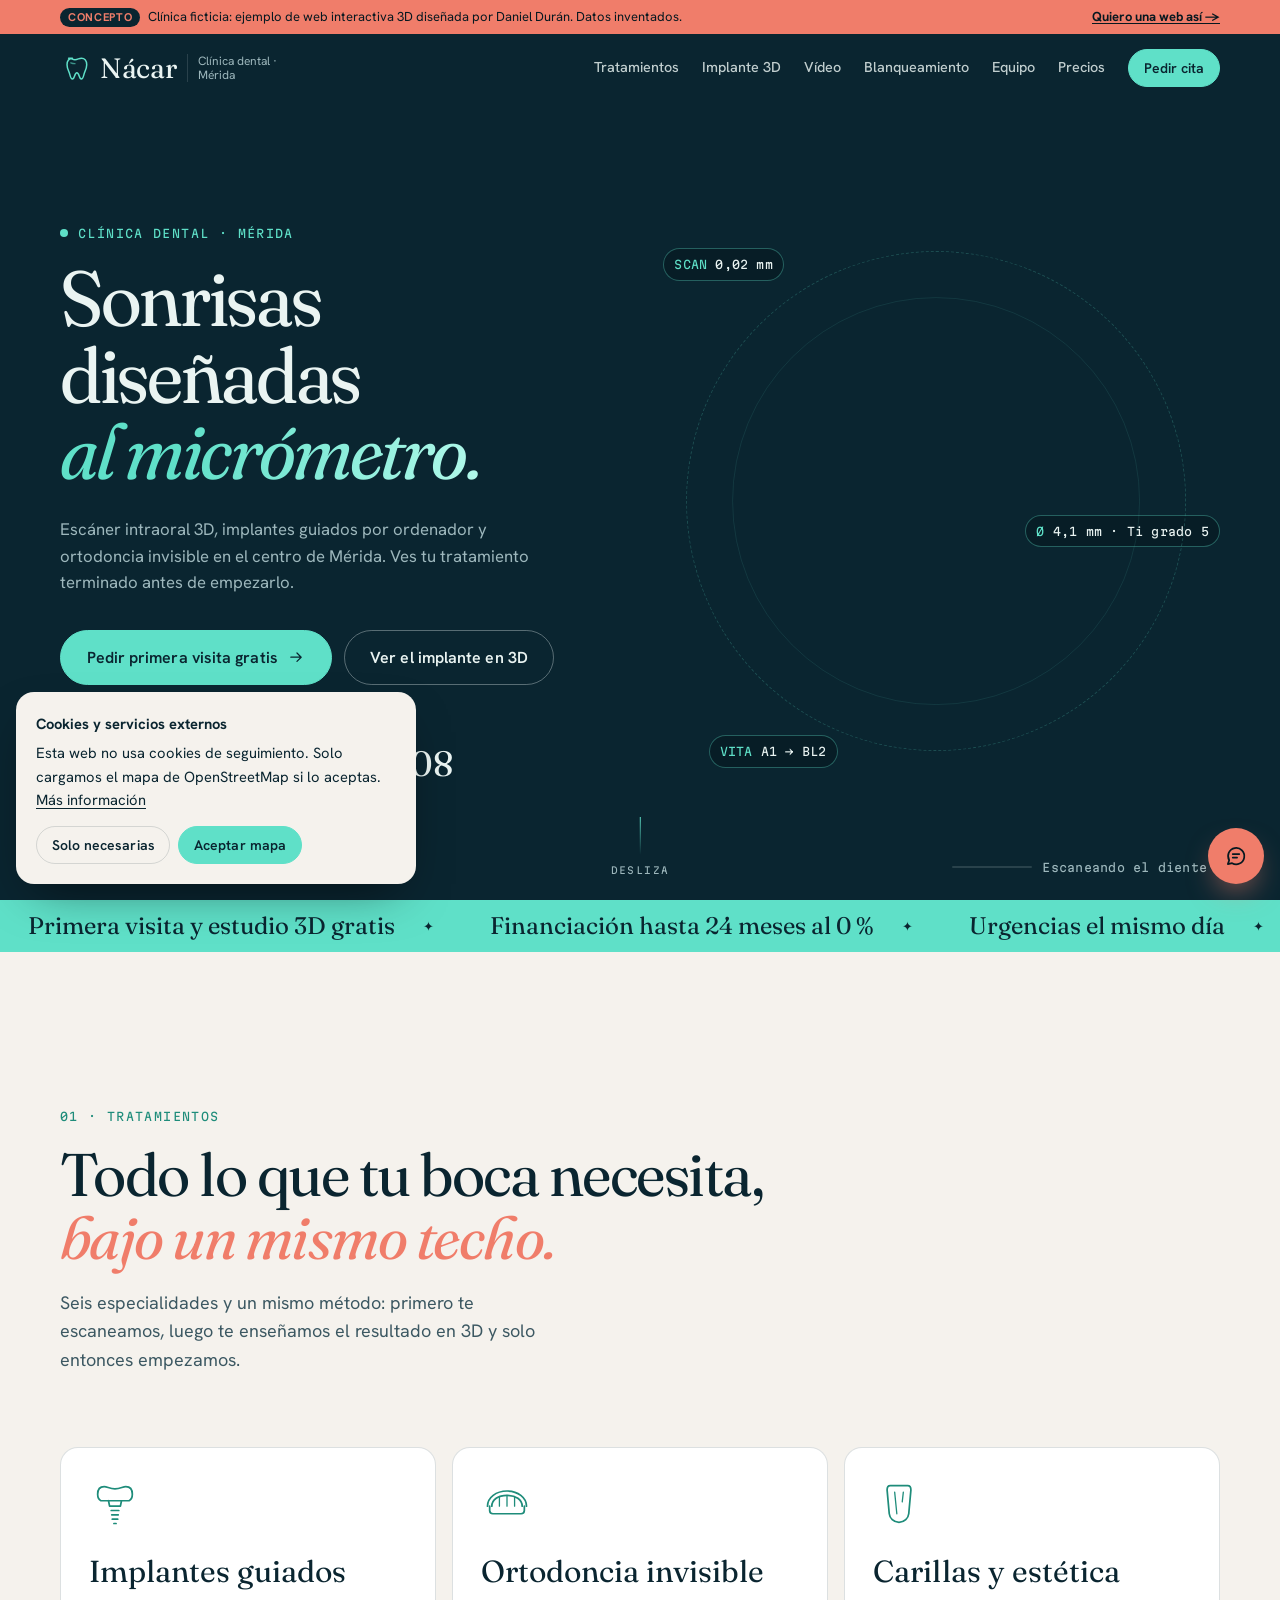
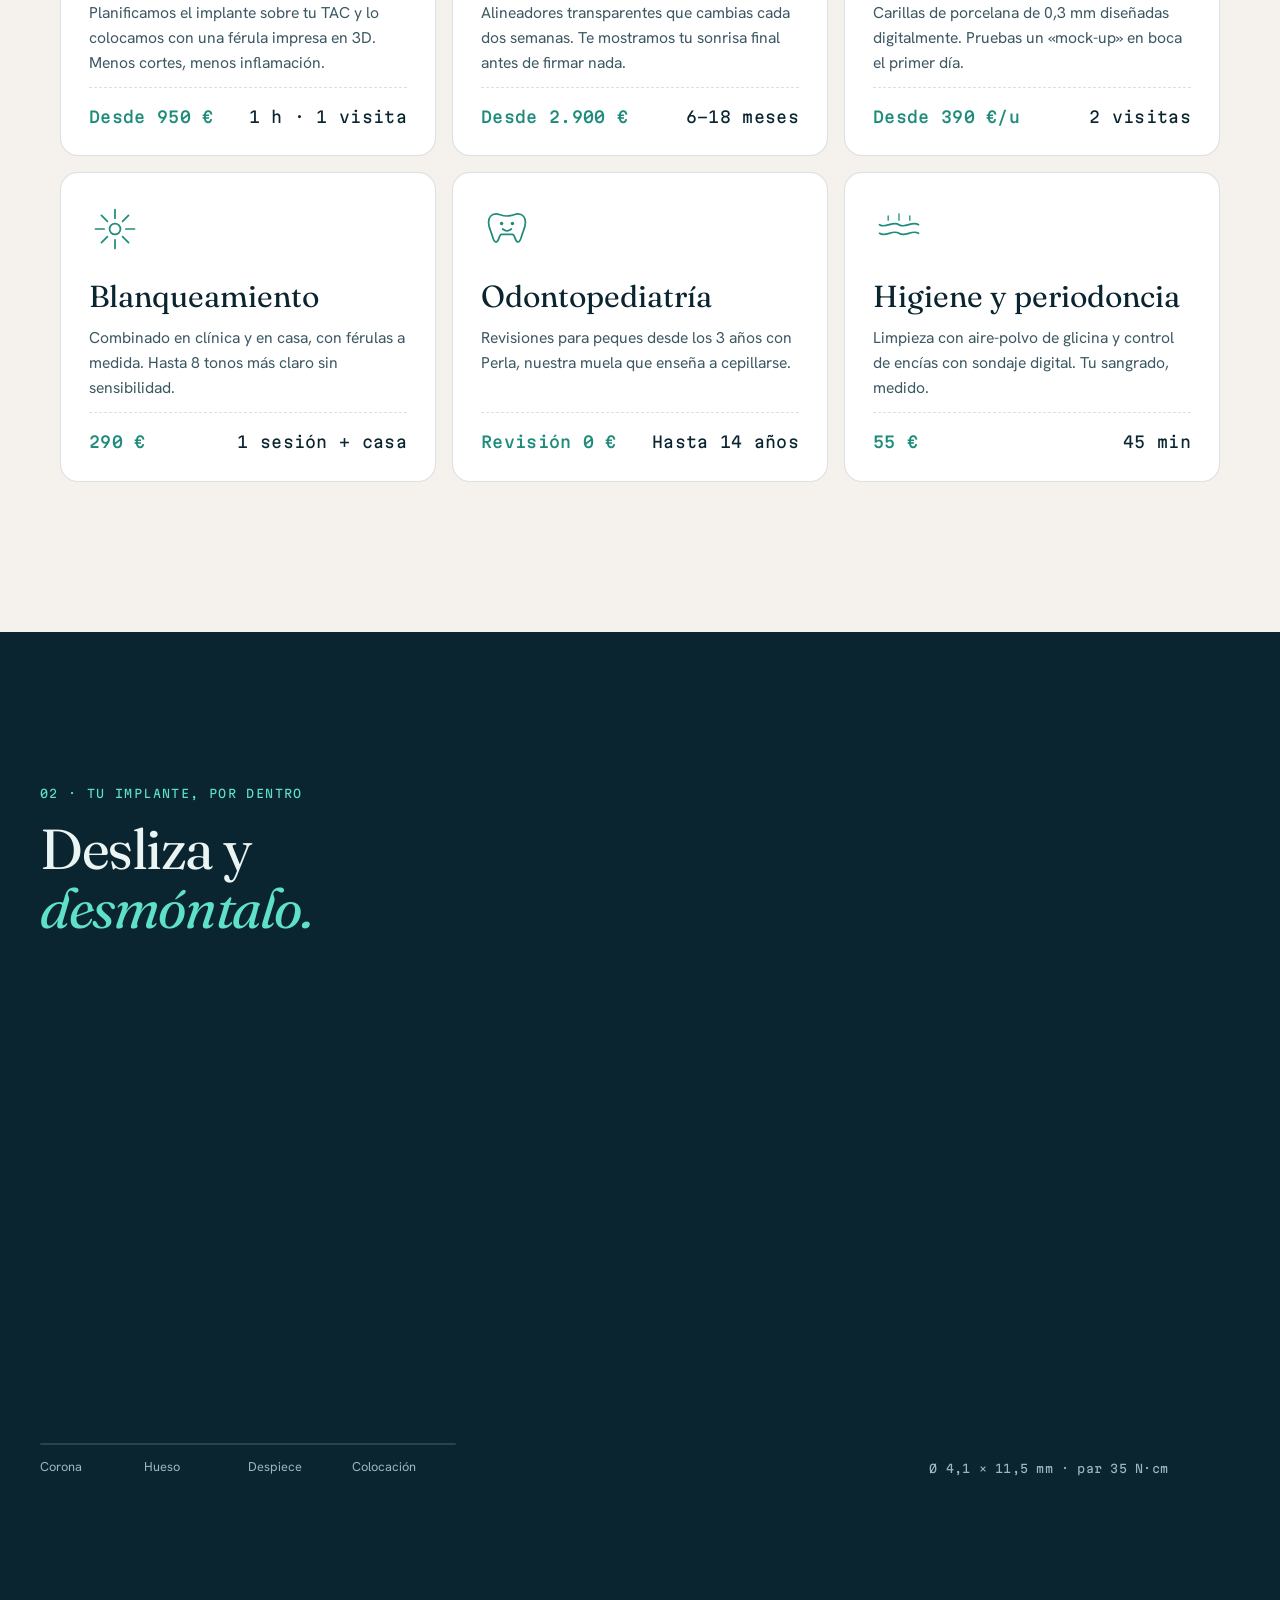
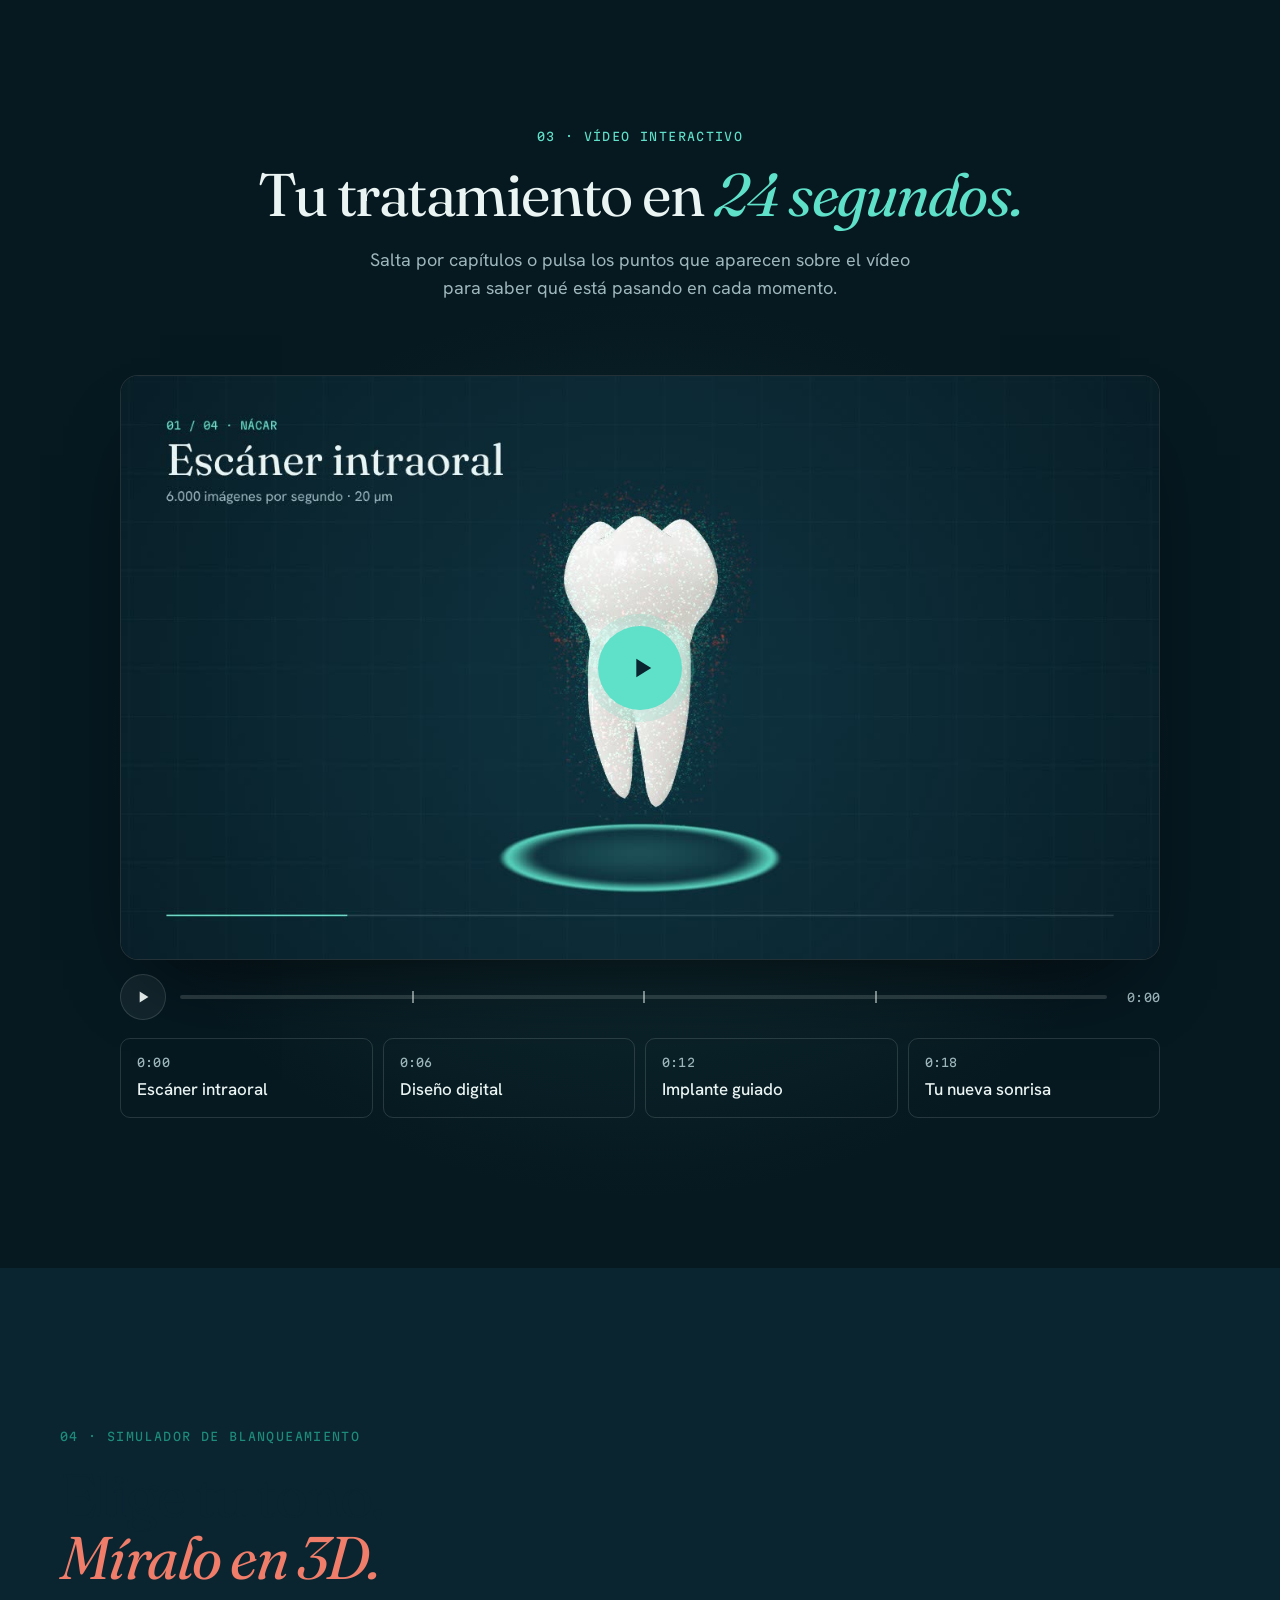
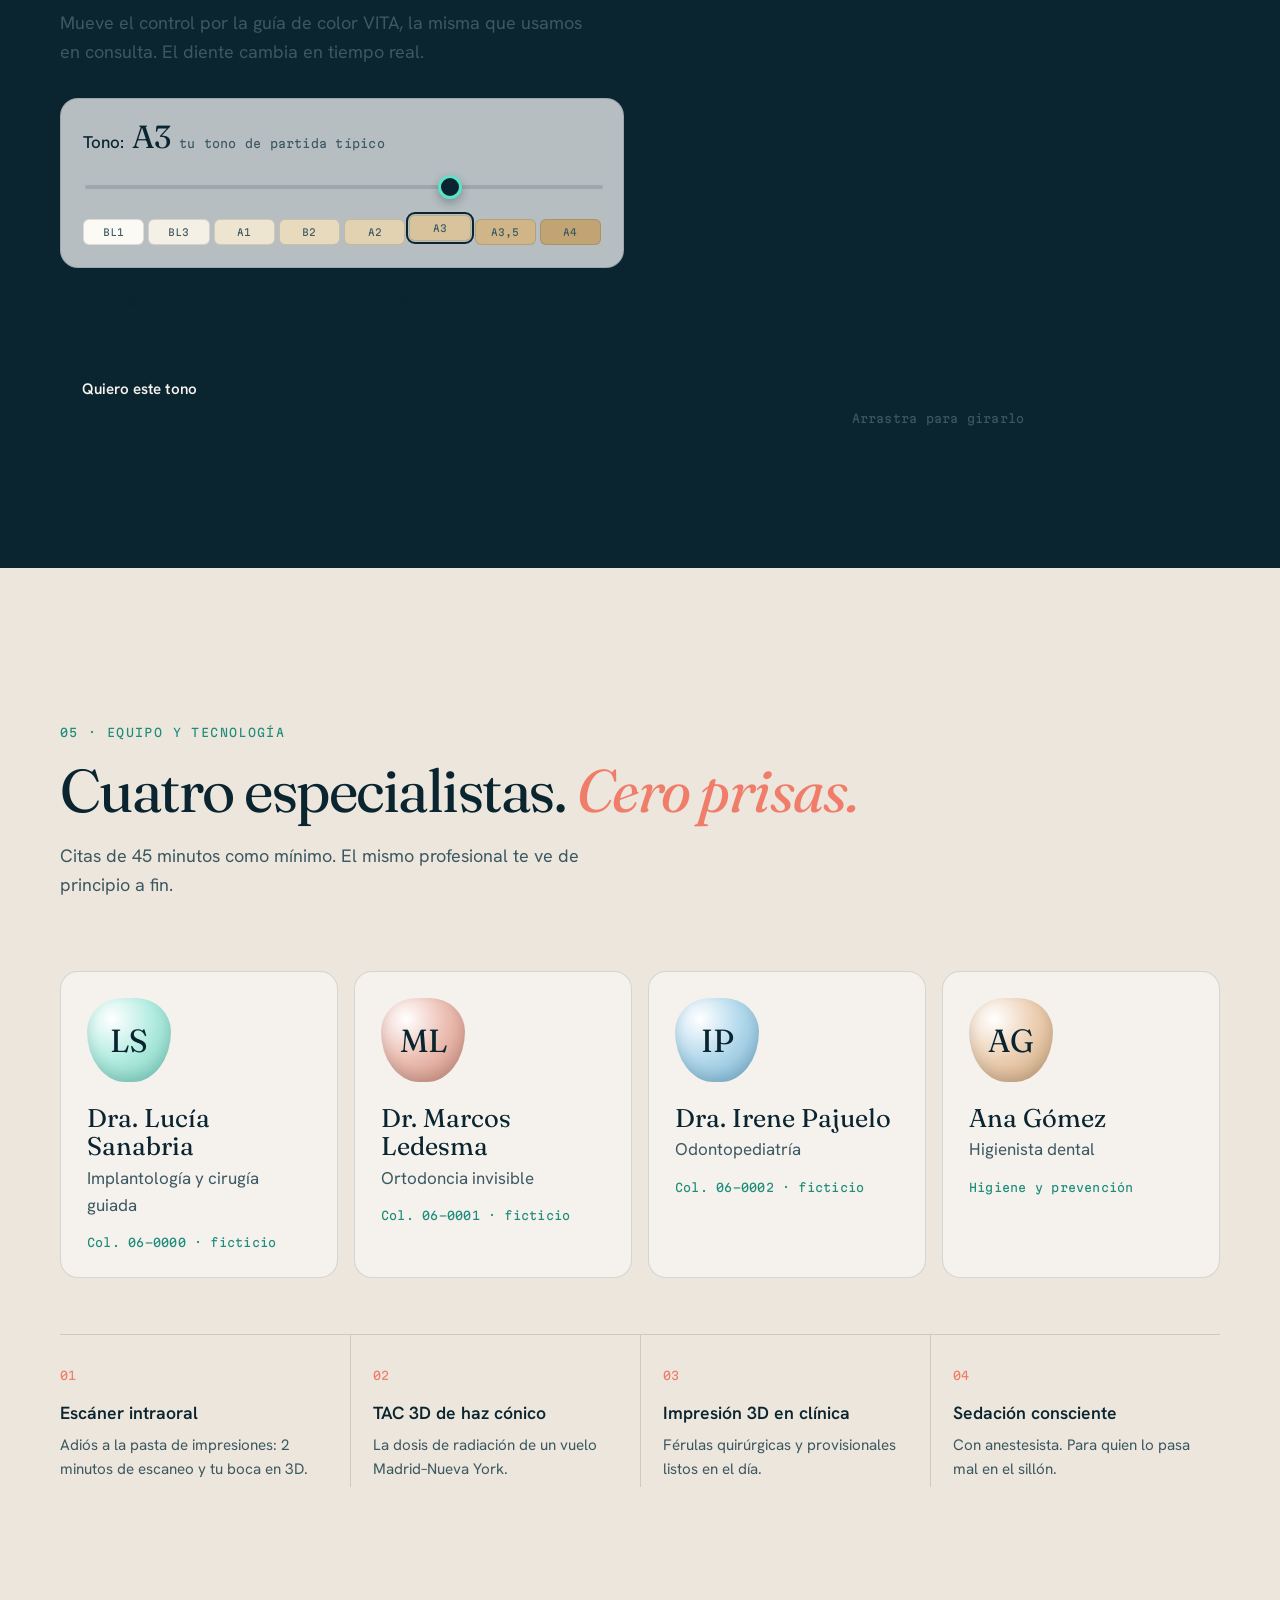
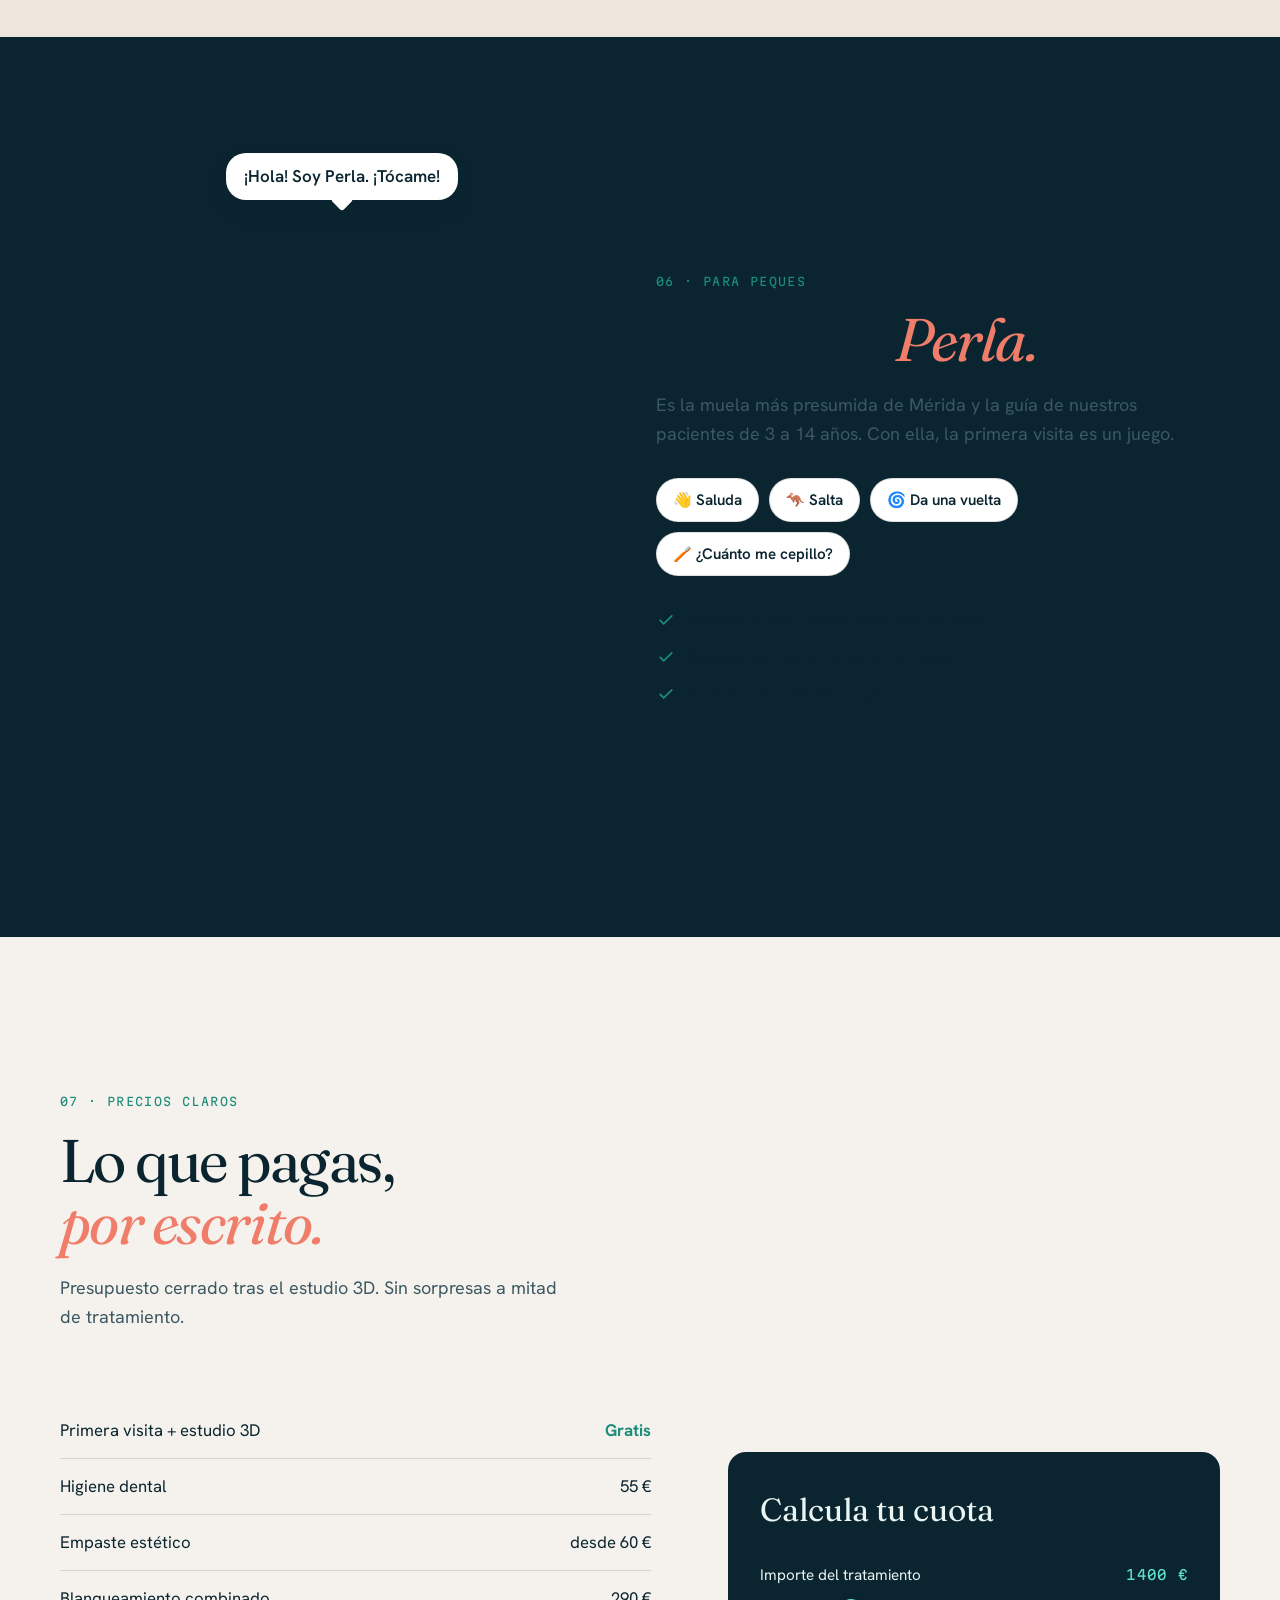
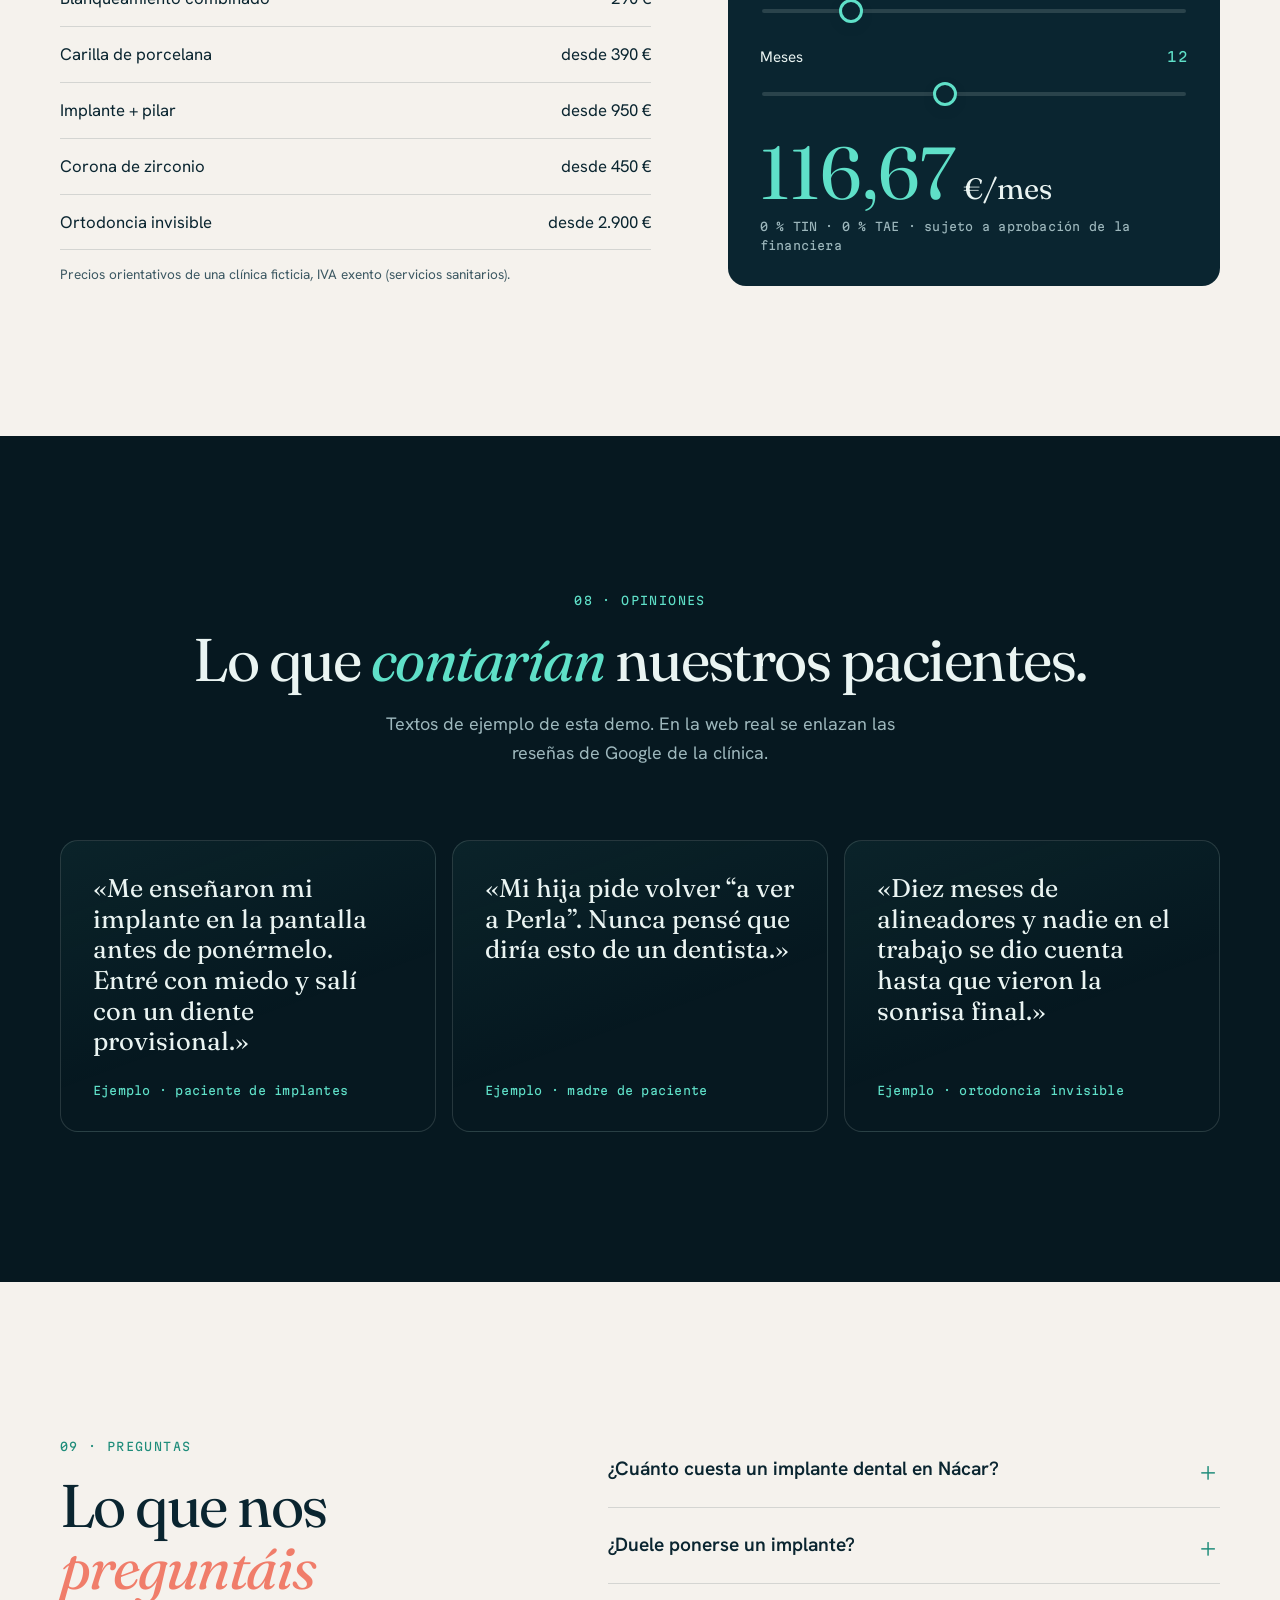
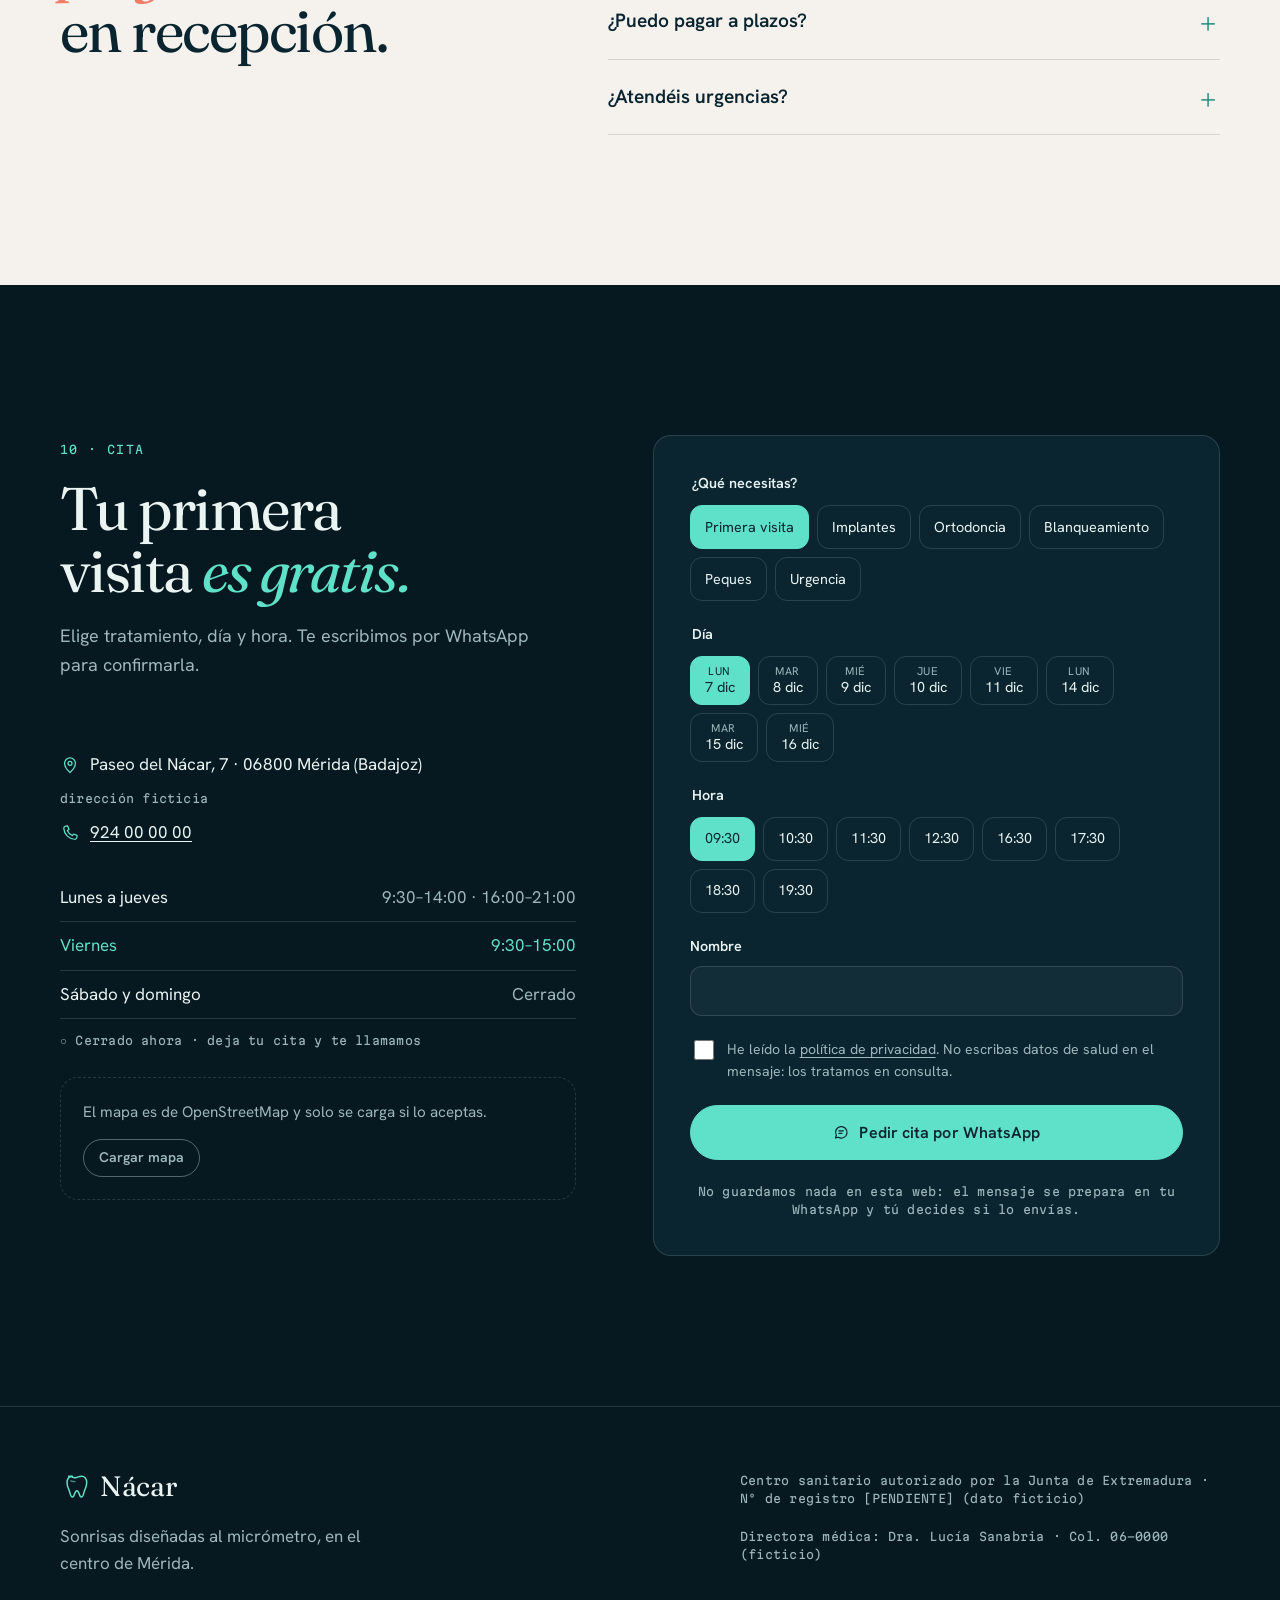
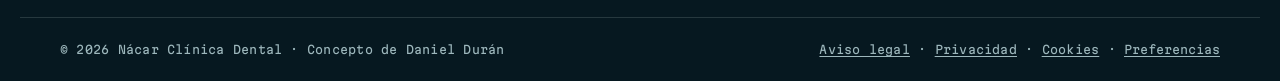
<file: index.html>
<!doctype html>
<html lang="es">
<head>
  <meta charset="utf-8">
  <meta name="viewport" content="width=device-width, initial-scale=1, viewport-fit=cover">
  <title>Nácar Clínica Dental Mérida — Implantes guiados, ortodoncia invisible y estética dental</title>
  <meta name="description" content="Clínica dental en Mérida (Badajoz) con escáner intraoral 3D, implantes guiados por ordenador, ortodoncia invisible, blanqueamiento y odontopediatría. Primera visita y estudio 3D sin coste. Financiación al 0 %.">
  <!-- Demo con datos ficticios: quita esta línea en la web de un cliente real -->
  <meta name="robots" content="noindex, nofollow">
  <meta name="theme-color" content="#0A2530">
  <link rel="icon" href="favicon.svg" type="image/svg+xml">
  <link rel="canonical" href="https://danielduranmoya-spec.github.io/web-demo-clinica-dental/">

  <meta property="og:type" content="website">
  <meta property="og:locale" content="es_ES">
  <meta property="og:site_name" content="Nácar Clínica Dental">
  <meta property="og:title" content="Nácar Clínica Dental · Mérida">
  <meta property="og:description" content="Mira tu implante en 3D antes de ponértelo. Escáner intraoral, cirugía guiada y ortodoncia invisible en el centro de Mérida.">
  <meta property="og:url" content="https://danielduranmoya-spec.github.io/web-demo-clinica-dental/">
  <meta property="og:image" content="https://danielduranmoya-spec.github.io/web-demo-clinica-dental/og.jpg">
  <meta property="og:image:width" content="1200">
  <meta property="og:image:height" content="630">
  <meta name="twitter:card" content="summary_large_image">

  <link rel="preconnect" href="https://fonts.googleapis.com">
  <link rel="preconnect" href="https://fonts.gstatic.com" crossorigin>
  <link rel="stylesheet" href="https://fonts.googleapis.com/css2?family=Hanken+Grotesk:ital,wght@0,300..700;1,400&family=Fraunces:ital,opsz,wght@0,9..144,300..600;1,9..144,300..600&family=Martian+Mono:wght@400;500&display=swap">
  <link rel="stylesheet" href="style.css">
  <link rel="modulepreload" href="vendor/three.module.min.js">
  <script>document.documentElement.classList.add('js');</script>

  <!-- three.js va dentro del repo (vendor/) para no depender de ningún CDN -->
  <script type="importmap">
  {
    "imports": {
      "three": "./vendor/three.module.min.js",
      "three/addons/": "./vendor/"
    }
  }
  </script>

  <script type="application/ld+json">
  {
    "@context": "https://schema.org",
    "@type": "Dentist",
    "name": "Nácar Clínica Dental",
    "description": "Clínica dental en Mérida especializada en implantes guiados, ortodoncia invisible, estética dental y odontopediatría (negocio ficticio, web de demostración).",
    "url": "https://danielduranmoya-spec.github.io/web-demo-clinica-dental/",
    "image": "https://danielduranmoya-spec.github.io/web-demo-clinica-dental/og.jpg",
    "telephone": "+34924000000",
    "priceRange": "€€",
    "currenciesAccepted": "EUR",
    "paymentAccepted": "Efectivo, tarjeta, Bizum, financiación",
    "address": {
      "@type": "PostalAddress",
      "streetAddress": "Paseo del Nácar, 7 (dirección ficticia)",
      "postalCode": "06800",
      "addressLocality": "Mérida",
      "addressRegion": "Badajoz",
      "addressCountry": "ES"
    },
    "geo": { "@type": "GeoCoordinates", "latitude": 38.9161, "longitude": -6.3437 },
    "openingHoursSpecification": [
      { "@type": "OpeningHoursSpecification", "dayOfWeek": ["Monday","Tuesday","Wednesday","Thursday"], "opens": "09:30", "closes": "14:00" },
      { "@type": "OpeningHoursSpecification", "dayOfWeek": ["Monday","Tuesday","Wednesday","Thursday"], "opens": "16:00", "closes": "21:00" },
      { "@type": "OpeningHoursSpecification", "dayOfWeek": "Friday", "opens": "09:30", "closes": "15:00" }
    ],
    "availableService": [
      { "@type": "MedicalProcedure", "name": "Implantes dentales guiados por ordenador" },
      { "@type": "MedicalProcedure", "name": "Ortodoncia invisible" },
      { "@type": "MedicalProcedure", "name": "Carillas y estética dental" },
      { "@type": "MedicalProcedure", "name": "Blanqueamiento dental" },
      { "@type": "MedicalProcedure", "name": "Odontopediatría" },
      { "@type": "MedicalProcedure", "name": "Higiene y periodoncia" }
    ]
  }
  </script>
  <script type="application/ld+json">
  {
    "@context": "https://schema.org",
    "@type": "FAQPage",
    "mainEntity": [
      { "@type": "Question", "name": "¿Cuánto cuesta un implante dental en Nácar?", "acceptedAnswer": { "@type": "Answer", "text": "Desde 950 € el implante con su pilar. La corona va aparte (desde 450 €). El estudio 3D previo con escáner y TAC es gratuito." } },
      { "@type": "Question", "name": "¿Duele ponerse un implante?", "acceptedAnswer": { "@type": "Answer", "text": "Se hace con anestesia local y, con cirugía guiada, sin abrir la encía en la mayoría de los casos. Si tienes miedo al dentista ofrecemos sedación consciente." } },
      { "@type": "Question", "name": "¿Puedo pagar a plazos?", "acceptedAnswer": { "@type": "Answer", "text": "Sí. Financiamos cualquier tratamiento de más de 300 € hasta en 24 meses sin intereses, sujeto a la aprobación de la entidad financiera." } },
      { "@type": "Question", "name": "¿Atendéis urgencias?", "acceptedAnswer": { "@type": "Answer", "text": "Sí, reservamos huecos cada día para urgencias. Llama antes de las 12:00 y te vemos ese mismo día." } }
    ]
  }
  </script>
</head>
<body data-fondo="oscuro">
  <svg class="sprite" aria-hidden="true" focusable="false">
    <symbol id="i-logo" viewBox="0 0 32 32"><path d="M9.2 5.5c2.6 0 3.9 1.6 6.8 1.6s4.2-1.6 6.8-1.6c3.6 0 5.7 3 5.7 6.9 0 4.4-2.1 6.9-3 10.6-.7 2.9-1.3 4.7-2.8 4.7-2.4 0-2.1-6.6-4.7-6.6s-2.3 6.6-4.7 6.6c-1.5 0-2.1-1.8-2.8-4.7-.9-3.7-3-6.2-3-10.6 0-3.9 2.1-6.9 5.7-6.9z" fill="none" stroke="currentColor" stroke-width="1.6" stroke-linejoin="round"/><path d="M11.5 10.5c1.4.6 2.9.9 4.5.9" fill="none" stroke="currentColor" stroke-width="1.4" stroke-linecap="round" opacity=".6"/></symbol>
    <symbol id="i-arrow" viewBox="0 0 24 24"><path d="M5 12h13M13 6.5l5.5 5.5-5.5 5.5" fill="none" stroke="currentColor" stroke-width="1.6" stroke-linecap="round" stroke-linejoin="round"/></symbol>
    <symbol id="i-menu" viewBox="0 0 24 24"><path d="M4 8h16M4 16h16" fill="none" stroke="currentColor" stroke-width="1.6" stroke-linecap="round"/></symbol>
    <symbol id="i-close" viewBox="0 0 24 24"><path d="M6 6l12 12M18 6L6 18" fill="none" stroke="currentColor" stroke-width="1.6" stroke-linecap="round"/></symbol>
    <symbol id="i-play" viewBox="0 0 24 24"><path d="M8 5.5v13l10.5-6.5z" fill="currentColor"/></symbol>
    <symbol id="i-pause" viewBox="0 0 24 24"><path d="M7.5 5.5h3v13h-3zM13.5 5.5h3v13h-3z" fill="currentColor"/></symbol>
    <symbol id="i-chat" viewBox="0 0 24 24"><path d="M4.5 19.5l1.2-3.6A7.5 7.5 0 1 1 8.4 18.6z" fill="none" stroke="currentColor" stroke-width="1.6" stroke-linejoin="round"/><path d="M9 10.2h6M9 13.4h4" stroke="currentColor" stroke-width="1.6" stroke-linecap="round"/></symbol>
    <symbol id="i-check" viewBox="0 0 24 24"><path d="M5 12.5l4.2 4.2L19 7" fill="none" stroke="currentColor" stroke-width="2" stroke-linecap="round" stroke-linejoin="round"/></symbol>
    <symbol id="i-phone" viewBox="0 0 24 24"><path d="M6.6 3.8l2.6-.3 1.6 4.3-2 1.3a11 11 0 0 0 6.1 6.1l1.3-2 4.3 1.6-.3 2.6c-.2 1.3-1.3 2.2-2.6 2.1C10.5 19 5 13.5 4.5 6.4c-.1-1.3.8-2.4 2.1-2.6z" fill="none" stroke="currentColor" stroke-width="1.5" stroke-linejoin="round"/></symbol>
    <symbol id="i-pin" viewBox="0 0 24 24"><path d="M12 21s-6.5-5.6-6.5-11a6.5 6.5 0 0 1 13 0c0 5.4-6.5 11-6.5 11z" fill="none" stroke="currentColor" stroke-width="1.5"/><circle cx="12" cy="10" r="2.4" fill="none" stroke="currentColor" stroke-width="1.5"/></symbol>
    <symbol id="i-implante" viewBox="0 0 48 48"><path class="draw" d="M14 8c3 0 5 2 10 2s7-2 10-2c4 0 6 3 6 7 0 3-1 5-3 6H11c-2-1-3-3-3-6 0-4 2-7 6-7zM18 21h12l-1 5H19zM20 26h8M20.5 30h7M21 34h6M21.5 38h5M23 42h2" fill="none" stroke="currentColor" stroke-width="1.6" stroke-linecap="round" stroke-linejoin="round"/></symbol>
    <symbol id="i-alineador" viewBox="0 0 48 48"><path class="draw" d="M6 26c0-8 8-14 18-14s18 6 18 14M10 26c0-6 6-10 14-10s14 4 14 10M8 26v4c0 2 1.5 3 3 3h26c1.5 0 3-1 3-3v-4" fill="none" stroke="currentColor" stroke-width="1.6" stroke-linecap="round" stroke-linejoin="round"/><path class="draw" d="M17 17v9M24 16v10M31 17v9" fill="none" stroke="currentColor" stroke-width="1.2" stroke-linecap="round"/></symbol>
    <symbol id="i-carilla" viewBox="0 0 48 48"><path class="draw" d="M16 7h16c2 0 3 2 3 4l-2 22c-.4 4-4 8-9 8s-8.6-4-9-8l-2-22c0-2 1-4 3-4z" fill="none" stroke="currentColor" stroke-width="1.6" stroke-linejoin="round"/><path class="draw" d="M20 13l2 20M28 13l-1 9" fill="none" stroke="currentColor" stroke-width="1.2" stroke-linecap="round"/></symbol>
    <symbol id="i-brillo" viewBox="0 0 48 48"><path class="draw" d="M24 6v8M24 34v8M6 24h8M34 24h8M11.5 11.5l5.5 5.5M31 31l5.5 5.5M36.5 11.5L31 17M17 31l-5.5 5.5" fill="none" stroke="currentColor" stroke-width="1.6" stroke-linecap="round"/><circle class="draw" cx="24" cy="24" r="5" fill="none" stroke="currentColor" stroke-width="1.6"/></symbol>
    <symbol id="i-peque" viewBox="0 0 48 48"><path class="draw" d="M14 10c3 0 5 2 10 2s7-2 10-2c4.5 0 7 3.5 7 8 0 5-2.4 8-3.5 12.5-.9 3.5-1.6 5.5-3.4 5.5-2.8 0-2.5-7-5.1-7h-10c-2.6 0-2.3 7-5.1 7-1.8 0-2.5-2-3.4-5.5C9.4 26 7 23 7 18c0-4.5 2.5-8 7-8z" fill="none" stroke="currentColor" stroke-width="1.6" stroke-linejoin="round"/><circle cx="19" cy="19" r="1.6" fill="currentColor"/><circle cx="29" cy="19" r="1.6" fill="currentColor"/><path class="draw" d="M20 24c2.4 2 5.6 2 8 0" fill="none" stroke="currentColor" stroke-width="1.6" stroke-linecap="round"/></symbol>
    <symbol id="i-encia" viewBox="0 0 48 48"><path class="draw" d="M6 20c6 4 12-4 18 0s12-4 18 0M6 28c6 4 12-4 18 0s12-4 18 0" fill="none" stroke="currentColor" stroke-width="1.6" stroke-linecap="round"/><path class="draw" d="M14 12v4M24 10v6M34 12v4" fill="none" stroke="currentColor" stroke-width="1.2" stroke-linecap="round"/></symbol>
  </svg>

  <a class="skip-link" href="#contenido">Saltar al contenido</a>

  <!-- Lienzo 3D fijo: el diente, el implante y Perla viajan por las secciones -->
  <canvas id="escena" class="escena" aria-hidden="true"></canvas>

  <header class="site-header" data-header>
    <div class="concept-bar">
      <div class="wrap concept-bar__inner">
        <p><span class="concept-bar__tag">Concepto</span> Clínica ficticia<span class="concept-bar__long">: ejemplo de web interactiva 3D diseñada por Daniel Durán. Datos inventados</span>.</p>
        <a href="https://danielduranmoya-spec.github.io/#contacto">Quiero una web así <span aria-hidden="true">→</span></a>
      </div>
    </div>
    <div class="wrap site-header__inner">
      <a class="logo" href="#inicio" aria-label="Nácar Clínica Dental, ir al inicio">
        <svg class="logo__mark" aria-hidden="true"><use href="#i-logo"/></svg>
        <span class="logo__word">Nácar</span>
        <span class="logo__sub">Clínica dental · Mérida</span>
      </a>
      <nav class="nav" aria-label="Principal">
        <a href="#tratamientos">Tratamientos</a>
        <a href="#implante">Implante 3D</a>
        <a href="#video">Vídeo</a>
        <a href="#sonrisa">Blanqueamiento</a>
        <a href="#equipo">Equipo</a>
        <a href="#precios">Precios</a>
        <a class="btn btn--accent btn--small nav__cta" href="#cita">Pedir cita</a>
      </nav>
      <button class="menu-toggle" type="button" aria-expanded="false" aria-controls="menu-movil" data-menu-toggle>
        <svg aria-hidden="true"><use href="#i-menu"/></svg>
        <span class="sr-only">Abrir menú</span>
      </button>
    </div>
    <div class="mobile-menu" id="menu-movil" data-menu hidden>
      <nav aria-label="Menú móvil">
        <a href="#tratamientos"><span class="mono">01</span> Tratamientos</a>
        <a href="#implante"><span class="mono">02</span> Implante 3D</a>
        <a href="#video"><span class="mono">03</span> Vídeo</a>
        <a href="#sonrisa"><span class="mono">04</span> Blanqueamiento</a>
        <a href="#equipo"><span class="mono">05</span> Equipo</a>
        <a href="#peques"><span class="mono">06</span> Peques</a>
        <a href="#precios"><span class="mono">07</span> Precios</a>
      </nav>
      <a class="btn btn--accent" href="#cita">Pedir cita</a>
    </div>
  </header>

  <main id="contenido">
    <!-- ===================== INICIO ===================== -->
    <section class="hero sec-3d" id="inicio" data-fondo="oscuro" aria-labelledby="hero-title">
      <div class="hero__grid wrap">
        <div class="hero__copy">
          <p class="eyebrow"><span class="pulse" aria-hidden="true"></span>Clínica dental · Mérida</p>
          <h1 class="hero__title" id="hero-title"><span class="split">Sonrisas diseñadas</span> <em class="split">al&nbsp;micrómetro.</em></h1>
          <p class="hero__lead">Escáner intraoral 3D, implantes guiados por ordenador y ortodoncia invisible en el centro de Mérida. Ves tu tratamiento terminado antes de empezarlo.</p>
          <div class="hero__cta">
            <a class="btn btn--accent btn--big" href="#cita">Pedir primera visita gratis<svg aria-hidden="true"><use href="#i-arrow"/></svg></a>
            <a class="btn btn--ghost btn--big" href="#implante">Ver el implante en 3D</a>
          </div>
          <dl class="hero__stats">
            <div><dt class="mono">Pacientes</dt><dd><span class="tnum" data-count="3200">3.200</span>+</dd></div>
            <div><dt class="mono">Precisión</dt><dd><span class="tnum">20</span> µm</dd></div>
            <div><dt class="mono">Desde</dt><dd><span class="tnum">2008</span></dd></div>
          </dl>
        </div>
        <div class="hero__visual">
          <div class="hero__anchor anchor" data-anchor="hero" aria-hidden="true">
            <svg class="tooth-svg" viewBox="0 0 200 260" data-fallback><path d="M58 18c22 0 30 12 42 12s20-12 42-12c30 0 46 24 46 56 0 36-16 54-24 84-6 24-10 84-30 84-18 0-14-64-34-64s-16 64-34 64c-20 0-24-60-30-84-8-30-24-48-24-84 0-32 16-56 46-56z"/></svg>
          </div>
          <div class="hud" aria-hidden="true">
            <p class="hud__tag hud__tag--a mono"><span>SCAN</span> 0,02 mm</p>
            <p class="hud__tag hud__tag--b mono"><span>Ø</span> 4,1 mm · Ti grado 5</p>
            <p class="hud__tag hud__tag--c mono"><span>VITA</span> A1 → BL2</p>
            <div class="hud__ring"></div>
          </div>
        </div>
      </div>
      <p class="hero__scroll mono" aria-hidden="true"><span class="hero__scroll-line"></span>Desliza</p>
      <div class="loader" role="status" aria-live="polite" data-loader>
        <span class="loader__bar"><span data-loader-bar></span></span>
        <span class="loader__text mono" data-loader-text>Escaneando el diente 3D…</span>
      </div>
    </section>

    <div class="ticker" aria-label="Ventajas">
      <div class="ticker__track">
        <p>Primera visita y estudio 3D gratis</p><p>Financiación hasta 24 meses al 0&nbsp;%</p><p>Urgencias el mismo día</p><p>Sedación consciente</p><p>Parking concertado a 50&nbsp;m</p><p>Abierto hasta las 21:00</p>
        <p aria-hidden="true">Primera visita y estudio 3D gratis</p><p aria-hidden="true">Financiación hasta 24 meses al 0&nbsp;%</p><p aria-hidden="true">Urgencias el mismo día</p><p aria-hidden="true">Sedación consciente</p><p aria-hidden="true">Parking concertado a 50&nbsp;m</p><p aria-hidden="true">Abierto hasta las 21:00</p>
      </div>
    </div>

    <!-- ===================== TRATAMIENTOS ===================== -->
    <section class="sec sec--perla" id="tratamientos" aria-labelledby="trat-title">
      <div class="wrap">
        <header class="sec-head">
          <p class="eyebrow">01 · Tratamientos</p>
          <h2 class="sec-title" id="trat-title">Todo lo que tu boca necesita, <em>bajo un mismo techo.</em></h2>
          <p class="sec-lead">Seis especialidades y un mismo método: primero te escaneamos, luego te enseñamos el resultado en 3D y solo entonces empezamos.</p>
        </header>
        <ul class="cards" role="list">
          <li class="card reveal">
            <svg class="card__icon" aria-hidden="true"><use href="#i-implante"/></svg>
            <h3>Implantes guiados</h3>
            <p>Planificamos el implante sobre tu TAC y lo colocamos con una férula impresa en 3D. Menos cortes, menos inflamación.</p>
            <p class="card__meta mono"><span>Desde 950&nbsp;€</span><span>1 h · 1 visita</span></p>
          </li>
          <li class="card reveal">
            <svg class="card__icon" aria-hidden="true"><use href="#i-alineador"/></svg>
            <h3>Ortodoncia invisible</h3>
            <p>Alineadores transparentes que cambias cada dos semanas. Te mostramos tu sonrisa final antes de firmar nada.</p>
            <p class="card__meta mono"><span>Desde 2.900&nbsp;€</span><span>6–18 meses</span></p>
          </li>
          <li class="card reveal">
            <svg class="card__icon" aria-hidden="true"><use href="#i-carilla"/></svg>
            <h3>Carillas y estética</h3>
            <p>Carillas de porcelana de 0,3&nbsp;mm diseñadas digitalmente. Pruebas un «mock-up» en boca el primer día.</p>
            <p class="card__meta mono"><span>Desde 390&nbsp;€/u</span><span>2 visitas</span></p>
          </li>
          <li class="card reveal">
            <svg class="card__icon" aria-hidden="true"><use href="#i-brillo"/></svg>
            <h3>Blanqueamiento</h3>
            <p>Combinado en clínica y en casa, con férulas a medida. Hasta 8 tonos más claro sin sensibilidad.</p>
            <p class="card__meta mono"><span>290&nbsp;€</span><span>1 sesión + casa</span></p>
          </li>
          <li class="card reveal">
            <svg class="card__icon" aria-hidden="true"><use href="#i-peque"/></svg>
            <h3>Odontopediatría</h3>
            <p>Revisiones para peques desde los 3 años con Perla, nuestra muela que enseña a cepillarse.</p>
            <p class="card__meta mono"><span>Revisión 0&nbsp;€</span><span>Hasta 14 años</span></p>
          </li>
          <li class="card reveal">
            <svg class="card__icon" aria-hidden="true"><use href="#i-encia"/></svg>
            <h3>Higiene y periodoncia</h3>
            <p>Limpieza con aire-polvo de glicina y control de encías con sondaje digital. Tu sangrado, medido.</p>
            <p class="card__meta mono"><span>55&nbsp;€</span><span>45 min</span></p>
          </li>
        </ul>
      </div>
    </section>

    <!-- ===================== IMPLANTE 3D (scroll) ===================== -->
    <section class="implante sec-3d" id="implante" data-fondo="oscuro" aria-labelledby="imp-title">
      <div class="implante__stage" data-implante>
        <div class="implante__anchor anchor" data-anchor="implante" aria-hidden="true"></div>
        <header class="implante__head">
          <p class="eyebrow">02 · Tu implante, por dentro</p>
          <h2 class="sec-title" id="imp-title">Desliza y <em>desmóntalo.</em></h2>
        </header>
        <ol class="pasos" aria-label="Partes del implante">
          <li class="paso" data-paso="0">
            <p class="paso__num mono">01 / Corona</p>
            <h3>Corona de zirconio estratificado</h3>
            <p>Fresada a partir de tu escáner y maquillada a mano con el color exacto de tus dientes vecinos.</p>
          </li>
          <li class="paso" data-paso="1">
            <p class="paso__num mono">02 / Encía y hueso</p>
            <h3>Planificado sobre tu TAC</h3>
            <p>Cortamos la encía y el hueso en la pantalla, no en tu boca. Decidimos el ángulo y la profundidad al décimo de milímetro.</p>
          </li>
          <li class="paso" data-paso="2">
            <p class="paso__num mono">03 / Despiece</p>
            <h3>Tres piezas, una sola raíz</h3>
            <p>Corona, pilar de titanio anodizado y tornillo de titanio grado&nbsp;5 de 4,1&nbsp;mm. Todo con garantía de por vida del fabricante.</p>
          </li>
          <li class="paso" data-paso="3">
            <p class="paso__num mono">04 / Colocación</p>
            <h3>Se atornilla en una sola visita</h3>
            <p>Con cirugía guiada, el implante entra a través de una férula impresa en 3D. En la mayoría de casos sales con un diente provisional.</p>
          </li>
        </ol>
        <div class="implante__rail" aria-hidden="true">
          <span class="implante__rail-fill" data-rail></span>
          <ol class="ticks">
            <li data-tick="0">Corona</li><li data-tick="1">Hueso</li><li data-tick="2">Despiece</li><li data-tick="3">Colocación</li>
          </ol>
        </div>
        <p class="implante__specs mono" aria-hidden="true" data-specs>Ø 4,1 × 11,5 mm · par 35 N·cm</p>
      </div>
    </section>

    <!-- ===================== VÍDEO INTERACTIVO ===================== -->
    <section class="sec sec--abisal video-sec" id="video" aria-labelledby="video-title">
      <div class="wrap">
        <header class="sec-head sec-head--center">
          <p class="eyebrow">03 · Vídeo interactivo</p>
          <h2 class="sec-title" id="video-title">Tu tratamiento en <em>24 segundos.</em></h2>
          <p class="sec-lead">Salta por capítulos o pulsa los puntos que aparecen sobre el vídeo para saber qué está pasando en cada momento.</p>
        </header>
        <div class="player" data-player>
          <div class="player__screen">
            <video class="player__video" playsinline muted preload="metadata" poster="video/tratamiento-poster.jpg" data-video aria-describedby="video-desc">
              <source src="video/tratamiento.webm" type="video/webm">
              <source src="video/tratamiento.mp4" type="video/mp4">
            </video>
            <p class="sr-only" id="video-desc">Animación en cuatro capítulos: escáner intraoral, diseño digital de la sonrisa, colocación guiada del implante y resultado final.</p>
            <div class="player__hotspots" data-hotspots></div>
            <button class="player__big" type="button" data-big-play aria-label="Reproducir vídeo">
              <svg aria-hidden="true"><use href="#i-play"/></svg>
            </button>
            <div class="player__card" data-card hidden>
              <p class="mono" data-card-kicker></p>
              <h3 data-card-title></h3>
              <p data-card-text></p>
              <button class="btn btn--accent btn--small" type="button" data-card-close>Seguir viendo</button>
            </div>
          </div>
          <div class="player__bar">
            <button class="player__btn" type="button" data-toggle aria-label="Reproducir">
              <svg aria-hidden="true" data-icon-play><use href="#i-play"/></svg>
              <svg aria-hidden="true" data-icon-pause hidden><use href="#i-pause"/></svg>
            </button>
            <div class="player__track" data-track role="slider" tabindex="0" aria-label="Posición del vídeo" aria-valuemin="0" aria-valuemax="24" aria-valuenow="0" aria-valuetext="0 segundos">
              <span class="player__fill" data-fill></span>
              <span class="player__marks" data-marks></span>
            </div>
            <span class="player__time mono" data-time>0:00</span>
          </div>
          <ol class="chapters-list" data-chapters>
            <li><button type="button" data-chapter="0"><span class="mono">0:00</span> Escáner intraoral</button></li>
            <li><button type="button" data-chapter="6"><span class="mono">0:06</span> Diseño digital</button></li>
            <li><button type="button" data-chapter="12"><span class="mono">0:12</span> Implante guiado</button></li>
            <li><button type="button" data-chapter="18"><span class="mono">0:18</span> Tu nueva sonrisa</button></li>
          </ol>
        </div>
      </div>
    </section>

    <!-- ===================== BLANQUEAMIENTO (3D) ===================== -->
    <section class="sonrisa sec-3d" id="sonrisa" data-fondo="claro" aria-labelledby="son-title">
      <div class="wrap sonrisa__grid">
        <div class="sonrisa__copy">
          <p class="eyebrow">04 · Simulador de blanqueamiento</p>
          <h2 class="sec-title" id="son-title">Elige tu tono. <em>Míralo en 3D.</em></h2>
          <p class="sec-lead">Mueve el control por la guía de color VITA, la misma que usamos en consulta. El diente cambia en tiempo real.</p>
          <div class="shade">
            <label class="shade__label" for="shade-range">Tono: <strong data-shade-name>A3</strong> <span class="mono" data-shade-note>tu tono de partida típico</span></label>
            <input class="shade__range" id="shade-range" type="range" min="0" max="7" step="1" value="5" data-shade>
            <ol class="shade__swatches" aria-hidden="true" data-swatches></ol>
          </div>
          <p class="sonrisa__result" data-shade-result>Con un blanqueamiento combinado pasarías de A3 a <strong>A1</strong>: unos 6 tonos más claro.</p>
          <a class="btn btn--dark" href="#cita" data-shade-cta>Quiero este tono</a>
        </div>
        <div class="sonrisa__visual">
          <div class="sonrisa__anchor anchor" data-anchor="sonrisa" aria-hidden="true"></div>
          <p class="sonrisa__hint mono" aria-hidden="true">Arrastra para girarlo</p>
        </div>
      </div>
    </section>

    <!-- ===================== EQUIPO ===================== -->
    <section class="sec sec--perla2" id="equipo" aria-labelledby="eq-title">
      <div class="wrap">
        <header class="sec-head">
          <p class="eyebrow">05 · Equipo y tecnología</p>
          <h2 class="sec-title" id="eq-title">Cuatro especialistas. <em>Cero prisas.</em></h2>
          <p class="sec-lead">Citas de 45 minutos como mínimo. El mismo profesional te ve de principio a fin.</p>
        </header>
        <ul class="team" role="list">
          <li class="person reveal"><span class="person__avatar" style="--h:168" aria-hidden="true">LS</span><h3>Dra. Lucía Sanabria</h3><p>Implantología y cirugía guiada</p><p class="mono">Col. 06-0000 · ficticio</p></li>
          <li class="person reveal"><span class="person__avatar" style="--h:12" aria-hidden="true">ML</span><h3>Dr. Marcos Ledesma</h3><p>Ortodoncia invisible</p><p class="mono">Col. 06-0001 · ficticio</p></li>
          <li class="person reveal"><span class="person__avatar" style="--h:200" aria-hidden="true">IP</span><h3>Dra. Irene Pajuelo</h3><p>Odontopediatría</p><p class="mono">Col. 06-0002 · ficticio</p></li>
          <li class="person reveal"><span class="person__avatar" style="--h:30" aria-hidden="true">AG</span><h3>Ana Gómez</h3><p>Higienista dental</p><p class="mono">Higiene y prevención</p></li>
        </ul>
        <ul class="tech" role="list">
          <li class="reveal"><span class="tech__n mono">01</span><h3>Escáner intraoral</h3><p>Adiós a la pasta de impresiones: 2 minutos de escaneo y tu boca en 3D.</p></li>
          <li class="reveal"><span class="tech__n mono">02</span><h3>TAC 3D de haz cónico</h3><p>La dosis de radiación de un vuelo Madrid–Nueva York.</p></li>
          <li class="reveal"><span class="tech__n mono">03</span><h3>Impresión 3D en clínica</h3><p>Férulas quirúrgicas y provisionales listos en el día.</p></li>
          <li class="reveal"><span class="tech__n mono">04</span><h3>Sedación consciente</h3><p>Con anestesista. Para quien lo pasa mal en el sillón.</p></li>
        </ul>
      </div>
    </section>

    <!-- ===================== PEQUES (3D personaje) ===================== -->
    <section class="peques sec-3d" id="peques" data-fondo="menta" aria-labelledby="peq-title">
      <div class="wrap peques__grid">
        <div class="peques__visual">
          <div class="peques__anchor anchor" data-anchor="peques" aria-hidden="true"></div>
          <p class="peques__bubble" data-bubble aria-live="polite">¡Hola! Soy Perla. ¡Tócame!</p>
        </div>
        <div class="peques__copy">
          <p class="eyebrow">06 · Para peques</p>
          <h2 class="sec-title" id="peq-title">Conoce a <em>Perla.</em></h2>
          <p class="sec-lead">Es la muela más presumida de Mérida y la guía de nuestros pacientes de 3 a 14 años. Con ella, la primera visita es un juego.</p>
          <div class="peques__actions" role="group" aria-label="Juega con Perla">
            <button class="chip" type="button" data-perla="saluda">👋 Saluda</button>
            <button class="chip" type="button" data-perla="salta">🦘 Salta</button>
            <button class="chip" type="button" data-perla="gira">🌀 Da una vuelta</button>
            <button class="chip" type="button" data-perla="cepilla">🪥 ¿Cuánto me cepillo?</button>
          </div>
          <ul class="peques__list">
            <li><svg aria-hidden="true"><use href="#i-check"/></svg>Revisión y flúor gratis hasta los 14 años</li>
            <li><svg aria-hidden="true"><use href="#i-check"/></svg>Selladores y control de la mordida</li>
            <li><svg aria-hidden="true"><use href="#i-check"/></svg>Diploma de valiente al salir</li>
          </ul>
        </div>
      </div>
    </section>

    <!-- ===================== PRECIOS ===================== -->
    <section class="sec sec--perla" id="precios" aria-labelledby="pre-title">
      <div class="wrap precios__grid">
        <div>
          <header class="sec-head">
            <p class="eyebrow">07 · Precios claros</p>
            <h2 class="sec-title" id="pre-title">Lo que pagas, <em>por escrito.</em></h2>
            <p class="sec-lead">Presupuesto cerrado tras el estudio 3D. Sin sorpresas a mitad de tratamiento.</p>
          </header>
          <table class="prices">
            <caption class="sr-only">Precios orientativos de los tratamientos</caption>
            <tbody>
              <tr><th scope="row">Primera visita + estudio 3D</th><td><strong>Gratis</strong></td></tr>
              <tr><th scope="row">Higiene dental</th><td>55&nbsp;€</td></tr>
              <tr><th scope="row">Empaste estético</th><td>desde 60&nbsp;€</td></tr>
              <tr><th scope="row">Blanqueamiento combinado</th><td>290&nbsp;€</td></tr>
              <tr><th scope="row">Carilla de porcelana</th><td>desde 390&nbsp;€</td></tr>
              <tr><th scope="row">Implante + pilar</th><td>desde 950&nbsp;€</td></tr>
              <tr><th scope="row">Corona de zirconio</th><td>desde 450&nbsp;€</td></tr>
              <tr><th scope="row">Ortodoncia invisible</th><td>desde 2.900&nbsp;€</td></tr>
            </tbody>
          </table>
          <p class="fine">Precios orientativos de una clínica ficticia, IVA exento (servicios sanitarios).</p>
        </div>
        <div class="calc reveal" data-calc>
          <h3 class="calc__title">Calcula tu cuota</h3>
          <label for="calc-total">Importe del tratamiento <output class="mono" data-calc-total-out>1.400 €</output></label>
          <input id="calc-total" type="range" min="300" max="6000" step="50" value="1400" data-calc-total>
          <label for="calc-meses">Meses <output class="mono" data-calc-meses-out>12</output></label>
          <input id="calc-meses" type="range" min="3" max="24" step="3" value="12" data-calc-meses>
          <p class="calc__fee"><span class="tnum" data-calc-fee>116,67</span><span class="calc__cur">€/mes</span></p>
          <p class="calc__note mono">0&nbsp;% TIN · 0&nbsp;% TAE · sujeto a aprobación de la financiera</p>
        </div>
      </div>
    </section>

    <!-- ===================== OPINIONES ===================== -->
    <section class="sec sec--abisal" id="opiniones" aria-labelledby="op-title">
      <div class="wrap">
        <header class="sec-head sec-head--center">
          <p class="eyebrow">08 · Opiniones</p>
          <h2 class="sec-title" id="op-title">Lo que <em>contarían</em> nuestros pacientes.</h2>
          <p class="sec-lead">Textos de ejemplo de esta demo. En la web real se enlazan las reseñas de Google de la clínica.</p>
        </header>
        <ul class="quotes" role="list">
          <li class="quote reveal"><p>«Me enseñaron mi implante en la pantalla antes de ponérmelo. Entré con miedo y salí con un diente provisional.»</p><p class="quote__who mono">Ejemplo · paciente de implantes</p></li>
          <li class="quote reveal"><p>«Mi hija pide volver “a ver a Perla”. Nunca pensé que diría esto de un dentista.»</p><p class="quote__who mono">Ejemplo · madre de paciente</p></li>
          <li class="quote reveal"><p>«Diez meses de alineadores y nadie en el trabajo se dio cuenta hasta que vieron la sonrisa final.»</p><p class="quote__who mono">Ejemplo · ortodoncia invisible</p></li>
        </ul>
      </div>
    </section>

    <!-- ===================== FAQ ===================== -->
    <section class="sec sec--perla" id="faq" aria-labelledby="faq-title">
      <div class="wrap faq__grid">
        <header class="sec-head">
          <p class="eyebrow">09 · Preguntas</p>
          <h2 class="sec-title" id="faq-title">Lo que nos <em>preguntáis</em> en recepción.</h2>
        </header>
        <div class="faq">
          <details><summary>¿Cuánto cuesta un implante dental en Nácar?</summary><p>Desde 950&nbsp;€ el implante con su pilar. La corona va aparte (desde 450&nbsp;€). El estudio 3D previo con escáner y TAC es gratuito.</p></details>
          <details><summary>¿Duele ponerse un implante?</summary><p>Se hace con anestesia local y, con cirugía guiada, sin abrir la encía en la mayoría de los casos. Si tienes miedo al dentista ofrecemos sedación consciente.</p></details>
          <details><summary>¿Puedo pagar a plazos?</summary><p>Sí. Financiamos cualquier tratamiento de más de 300&nbsp;€ hasta en 24 meses sin intereses, sujeto a la aprobación de la entidad financiera.</p></details>
          <details><summary>¿Atendéis urgencias?</summary><p>Sí, reservamos huecos cada día para urgencias. Llama antes de las 12:00 y te vemos ese mismo día.</p></details>
        </div>
      </div>
    </section>

    <!-- ===================== CITA ===================== -->
    <section class="sec sec--abisal cita" id="cita" aria-labelledby="cita-title">
      <div class="wrap cita__grid">
        <div>
          <header class="sec-head">
            <p class="eyebrow">10 · Cita</p>
            <h2 class="sec-title" id="cita-title">Tu primera visita <em>es gratis.</em></h2>
            <p class="sec-lead">Elige tratamiento, día y hora. Te escribimos por WhatsApp para confirmarla.</p>
          </header>
          <address class="contact">
            <p><svg aria-hidden="true"><use href="#i-pin"/></svg>Paseo del Nácar, 7 · 06800 Mérida (Badajoz) <span class="mono">dirección ficticia</span></p>
            <p><svg aria-hidden="true"><use href="#i-phone"/></svg><a href="tel:+34924000000">924 00 00 00</a></p>
          </address>
          <table class="hours">
            <caption class="sr-only">Horario</caption>
            <tbody>
              <tr data-day="1 2 3 4"><th scope="row">Lunes a jueves</th><td>9:30–14:00 · 16:00–21:00</td></tr>
              <tr data-day="5"><th scope="row">Viernes</th><td>9:30–15:00</td></tr>
              <tr data-day="6 0"><th scope="row">Sábado y domingo</th><td>Cerrado</td></tr>
            </tbody>
          </table>
          <p class="open-now mono" data-open-now></p>
          <div class="map" data-map>
            <p>El mapa es de OpenStreetMap y solo se carga si lo aceptas.</p>
            <button class="btn btn--ghost btn--small" type="button" data-map-load>Cargar mapa</button>
          </div>
        </div>
        <form class="form" data-form novalidate>
          <fieldset>
            <legend>¿Qué necesitas?</legend>
            <div class="seg" data-trat>
              <label><input type="radio" name="trat" value="Primera visita" checked><span>Primera visita</span></label>
              <label><input type="radio" name="trat" value="Implantes"><span>Implantes</span></label>
              <label><input type="radio" name="trat" value="Ortodoncia invisible"><span>Ortodoncia</span></label>
              <label><input type="radio" name="trat" value="Blanqueamiento"><span>Blanqueamiento</span></label>
              <label><input type="radio" name="trat" value="Revisión infantil"><span>Peques</span></label>
              <label><input type="radio" name="trat" value="Urgencia"><span>Urgencia</span></label>
            </div>
          </fieldset>
          <fieldset>
            <legend>Día</legend>
            <div class="days" data-days></div>
          </fieldset>
          <fieldset>
            <legend>Hora</legend>
            <div class="slots" data-slots></div>
          </fieldset>
          <label class="field">Nombre<input type="text" name="nombre" autocomplete="given-name" required maxlength="60"></label>
          <label class="check"><input type="checkbox" name="ok" required><span>He leído la <a href="privacidad.html">política de privacidad</a>. No escribas datos de salud en el mensaje: los tratamos en consulta.</span></label>
          <p class="form__error" data-form-error role="alert" hidden></p>
          <button class="btn btn--accent btn--big btn--full" type="submit"><svg aria-hidden="true"><use href="#i-chat"/></svg>Pedir cita por WhatsApp</button>
          <p class="form__note mono">No guardamos nada en esta web: el mensaje se prepara en tu WhatsApp y tú decides si lo envías.</p>
        </form>
      </div>
    </section>
  </main>

  <footer class="site-footer">
    <div class="wrap site-footer__grid">
      <div>
        <a class="logo" href="#inicio" aria-label="Nácar Clínica Dental, volver arriba">
          <svg class="logo__mark" aria-hidden="true"><use href="#i-logo"/></svg>
          <span class="logo__word">Nácar</span>
        </a>
        <p class="site-footer__claim">Sonrisas diseñadas al micrómetro, en el centro de Mérida.</p>
      </div>
      <div class="mono site-footer__legal">
        <p>Centro sanitario autorizado por la Junta de Extremadura · Nº de registro [PENDIENTE] (dato ficticio)</p>
        <p>Directora médica: Dra. Lucía Sanabria · Col. 06-0000 (ficticio)</p>
      </div>
    </div>
    <div class="wrap site-footer__bottom mono">
      <p>© 2026 Nácar Clínica Dental · Concepto de Daniel Durán</p>
      <p><a href="aviso-legal.html">Aviso legal</a> · <a href="privacidad.html">Privacidad</a> · <a href="cookies.html">Cookies</a> · <button class="linklike" type="button" data-cookie-open>Preferencias</button></p>
    </div>
  </footer>

  <a class="wa-float" href="https://wa.me/34600000000?text=Hola%2C%20quiero%20pedir%20cita%20en%20N%C3%A1car" target="_blank" rel="noopener" aria-label="Escribir por WhatsApp">
    <svg aria-hidden="true"><use href="#i-chat"/></svg>
  </a>

  <div class="cookie-banner" data-cookies hidden role="dialog" aria-labelledby="cookie-title">
    <p class="cookie-banner__title" id="cookie-title">Cookies y servicios externos</p>
    <p>Esta web no usa cookies de seguimiento. Solo cargamos el mapa de OpenStreetMap si lo aceptas. <a href="cookies.html">Más información</a></p>
    <div class="cookie-banner__actions">
      <button class="btn btn--ghost btn--small" type="button" data-cookie="no">Solo necesarias</button>
      <button class="btn btn--accent btn--small" type="button" data-cookie="si">Aceptar mapa</button>
    </div>
  </div>

  <script src="script.js" defer></script>
  <script type="module" src="escena.js"></script>
</body>
</html>
</file>
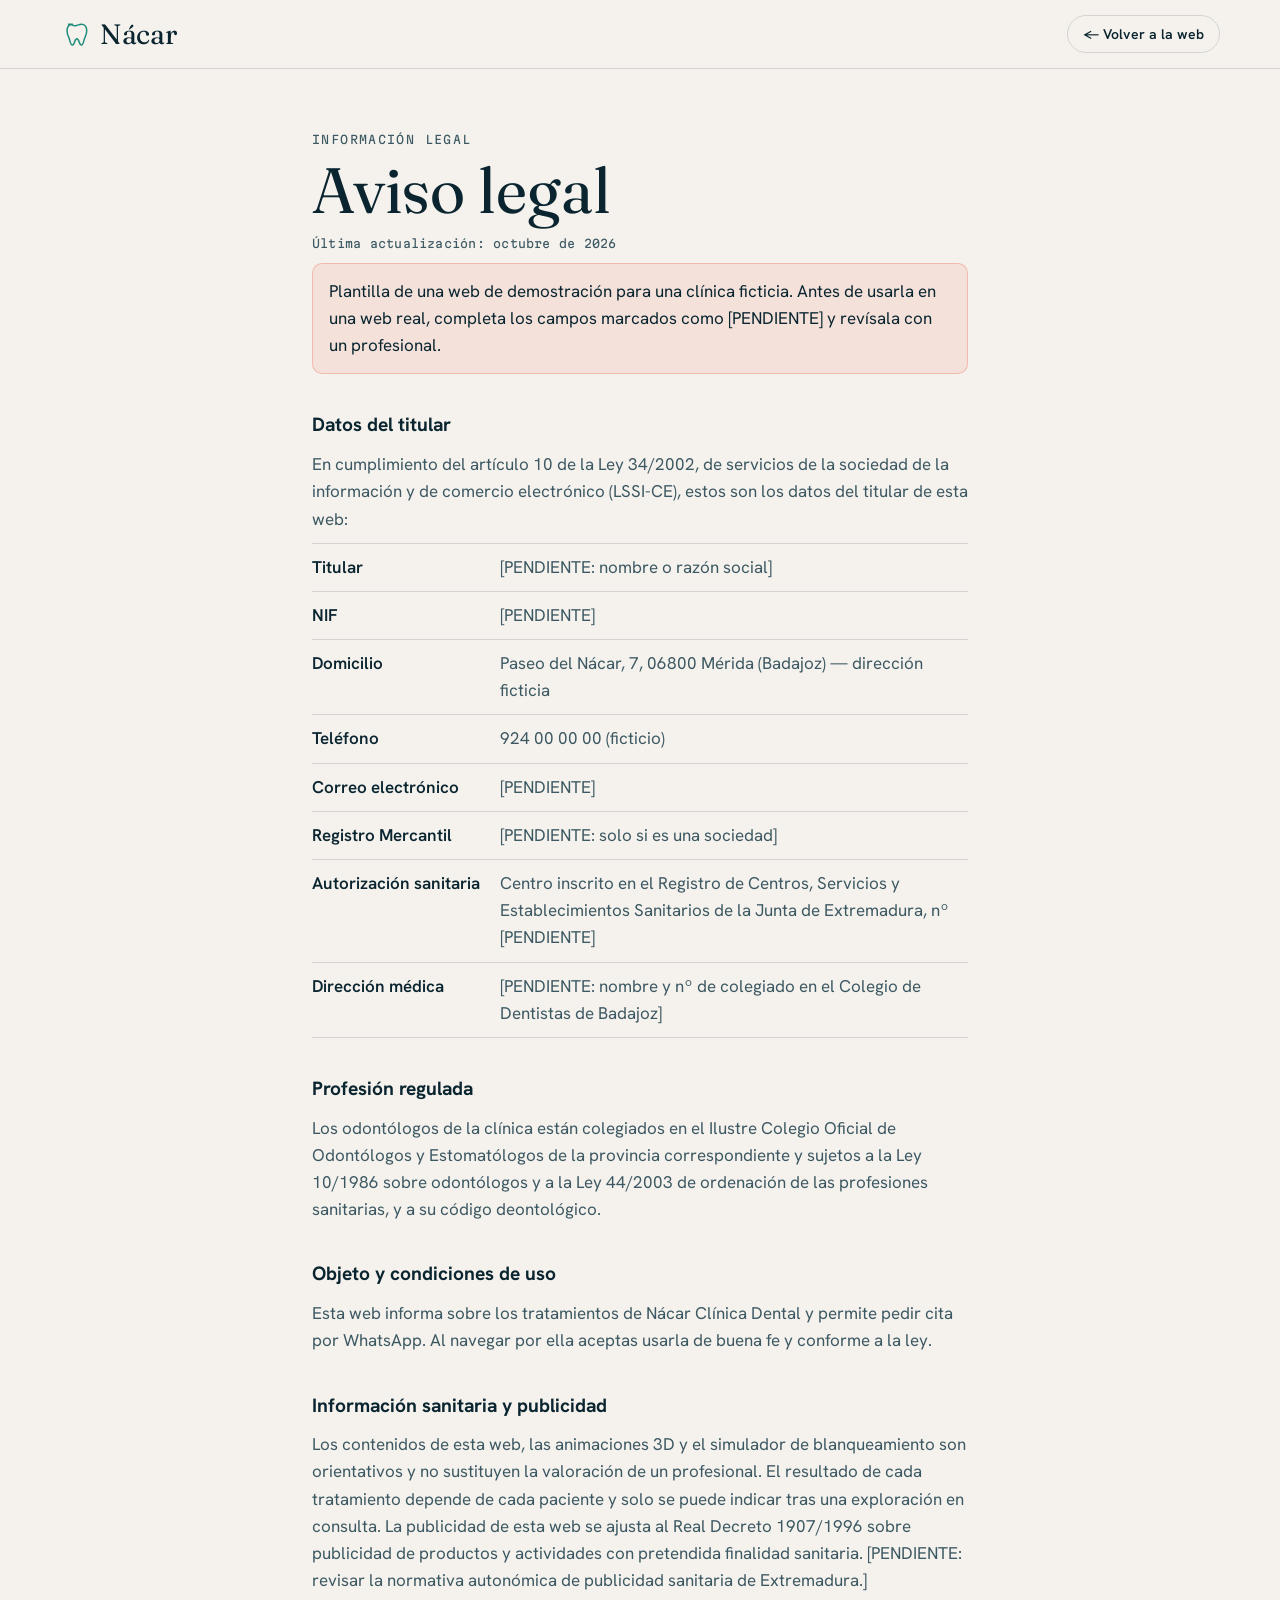
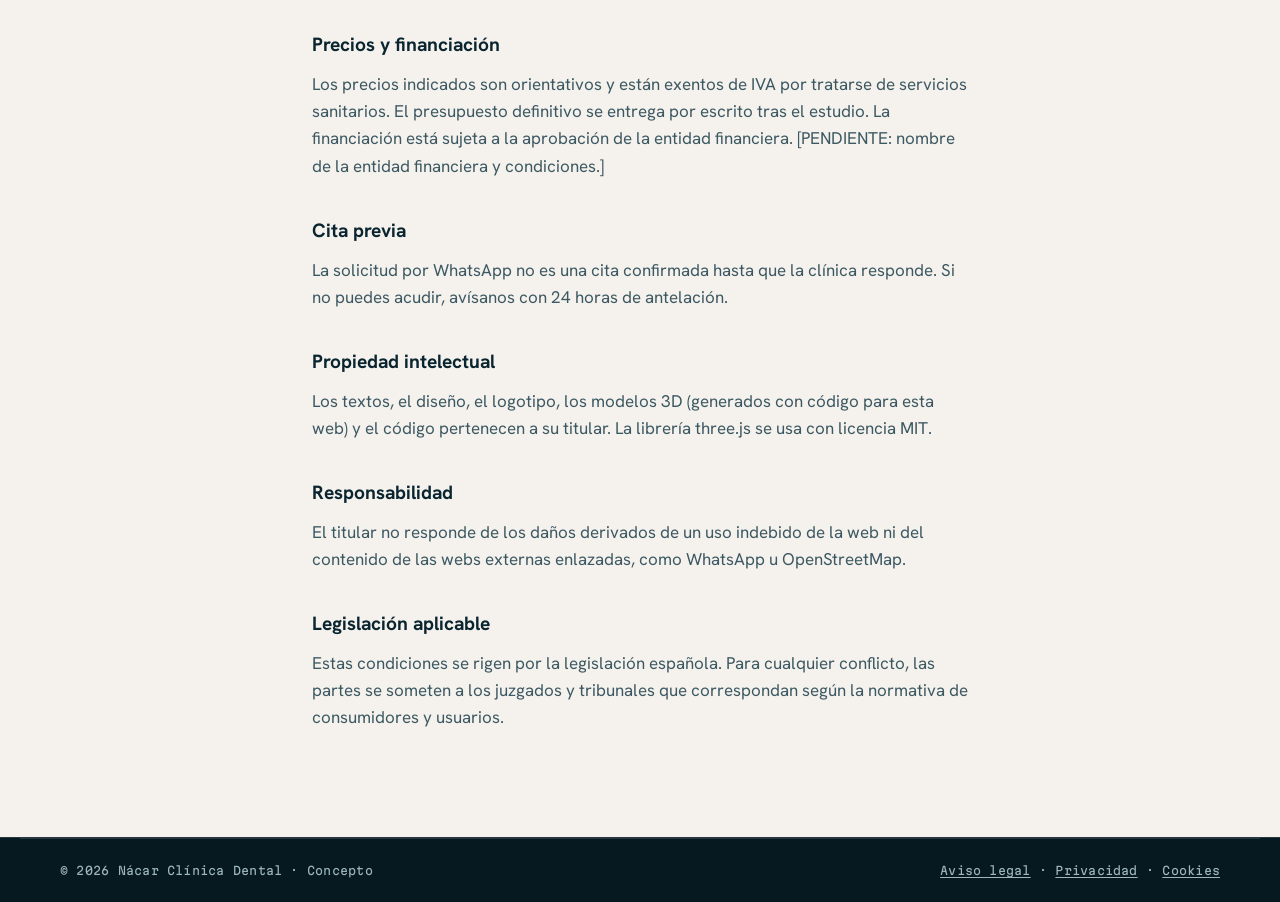
<file: aviso-legal.html>
<!doctype html>
<html lang="es">
<head>
  <meta charset="utf-8">
  <meta name="viewport" content="width=device-width, initial-scale=1">
  <title>Aviso legal — Nácar Clínica Dental</title>
  <meta name="robots" content="noindex">
  <meta name="theme-color" content="#F5F2ED">
  <link rel="icon" href="favicon.svg" type="image/svg+xml">
  <link rel="preconnect" href="https://fonts.googleapis.com">
  <link rel="preconnect" href="https://fonts.gstatic.com" crossorigin>
  <link rel="stylesheet" href="https://fonts.googleapis.com/css2?family=Hanken+Grotesk:ital,wght@0,300..700;1,400&family=Fraunces:ital,opsz,wght@0,9..144,300..600;1,9..144,300..600&family=Martian+Mono:wght@400;500&display=swap">
  <link rel="stylesheet" href="style.css">
</head>
<body class="legal-page">
  <svg class="sprite" aria-hidden="true" focusable="false">
    <symbol id="i-logo" viewBox="0 0 32 32"><path d="M9.2 5.5c2.6 0 3.9 1.6 6.8 1.6s4.2-1.6 6.8-1.6c3.6 0 5.7 3 5.7 6.9 0 4.4-2.1 6.9-3 10.6-.7 2.9-1.3 4.7-2.8 4.7-2.4 0-2.1-6.6-4.7-6.6s-2.3 6.6-4.7 6.6c-1.5 0-2.1-1.8-2.8-4.7-.9-3.7-3-6.2-3-10.6 0-3.9 2.1-6.9 5.7-6.9z" fill="none" stroke="currentColor" stroke-width="1.6" stroke-linejoin="round"/></symbol>
  </svg>
  <header class="site-header">
    <div class="wrap site-header__inner">
      <a class="logo" href="index.html" aria-label="Nácar Clínica Dental, volver a la web">
        <svg class="logo__mark" aria-hidden="true"><use href="#i-logo"/></svg>
        <span class="logo__word">Nácar</span>
      </a>
      <a class="btn btn--ghost btn--small" href="index.html">← Volver a la web</a>
    </div>
  </header>
  <main class="legal-doc" id="contenido">
    <p class="eyebrow">Información legal</p>
    <h1>Aviso legal</h1>
    <p class="legal-updated mono">Última actualización: octubre de 2026</p>
    <p class="legal-note">Plantilla de una web de demostración para una clínica ficticia. Antes de usarla en una web real, completa los campos marcados como [PENDIENTE] y revísala con un profesional.</p>

    <h2>Datos del titular</h2>
    <p>En cumplimiento del artículo 10 de la Ley 34/2002, de servicios de la sociedad de la información y de comercio electrónico (LSSI-CE), estos son los datos del titular de esta web:</p>
    <dl>
      <div><dt>Titular</dt><dd>[PENDIENTE: nombre o razón social]</dd></div>
      <div><dt>NIF</dt><dd>[PENDIENTE]</dd></div>
      <div><dt>Domicilio</dt><dd>Paseo del Nácar, 7, 06800 Mérida (Badajoz) — dirección ficticia</dd></div>
      <div><dt>Teléfono</dt><dd>924 00 00 00 (ficticio)</dd></div>
      <div><dt>Correo electrónico</dt><dd>[PENDIENTE]</dd></div>
      <div><dt>Registro Mercantil</dt><dd>[PENDIENTE: solo si es una sociedad]</dd></div>
      <div><dt>Autorización sanitaria</dt><dd>Centro inscrito en el Registro de Centros, Servicios y Establecimientos Sanitarios de la Junta de Extremadura, nº [PENDIENTE]</dd></div>
      <div><dt>Dirección médica</dt><dd>[PENDIENTE: nombre y nº de colegiado en el Colegio de Dentistas de Badajoz]</dd></div>
    </dl>

    <h2>Profesión regulada</h2>
    <p>Los odontólogos de la clínica están colegiados en el Ilustre Colegio Oficial de Odontólogos y Estomatólogos de la provincia correspondiente y sujetos a la Ley 10/1986 sobre odontólogos y a la Ley 44/2003 de ordenación de las profesiones sanitarias, y a su código deontológico.</p>

    <h2>Objeto y condiciones de uso</h2>
    <p>Esta web informa sobre los tratamientos de Nácar Clínica Dental y permite pedir cita por WhatsApp. Al navegar por ella aceptas usarla de buena fe y conforme a la ley.</p>

    <h2>Información sanitaria y publicidad</h2>
    <p>Los contenidos de esta web, las animaciones 3D y el simulador de blanqueamiento son orientativos y no sustituyen la valoración de un profesional. El resultado de cada tratamiento depende de cada paciente y solo se puede indicar tras una exploración en consulta. La publicidad de esta web se ajusta al Real Decreto 1907/1996 sobre publicidad de productos y actividades con pretendida finalidad sanitaria. [PENDIENTE: revisar la normativa autonómica de publicidad sanitaria de Extremadura.]</p>

    <h2>Precios y financiación</h2>
    <p>Los precios indicados son orientativos y están exentos de IVA por tratarse de servicios sanitarios. El presupuesto definitivo se entrega por escrito tras el estudio. La financiación está sujeta a la aprobación de la entidad financiera. [PENDIENTE: nombre de la entidad financiera y condiciones.]</p>

    <h2>Cita previa</h2>
    <p>La solicitud por WhatsApp no es una cita confirmada hasta que la clínica responde. Si no puedes acudir, avísanos con 24 horas de antelación.</p>

    <h2>Propiedad intelectual</h2>
    <p>Los textos, el diseño, el logotipo, los modelos 3D (generados con código para esta web) y el código pertenecen a su titular. La librería three.js se usa con licencia MIT.</p>

    <h2>Responsabilidad</h2>
    <p>El titular no responde de los daños derivados de un uso indebido de la web ni del contenido de las webs externas enlazadas, como WhatsApp u OpenStreetMap.</p>

    <h2>Legislación aplicable</h2>
    <p>Estas condiciones se rigen por la legislación española. Para cualquier conflicto, las partes se someten a los juzgados y tribunales que correspondan según la normativa de consumidores y usuarios.</p>
  </main>
  <footer class="site-footer">
    <div class="wrap site-footer__bottom mono">
      <p>© 2026 Nácar Clínica Dental · Concepto</p>
      <p><a href="aviso-legal.html">Aviso legal</a> · <a href="privacidad.html">Privacidad</a> · <a href="cookies.html">Cookies</a></p>
    </div>
  </footer>
</body>
</html>
</file>
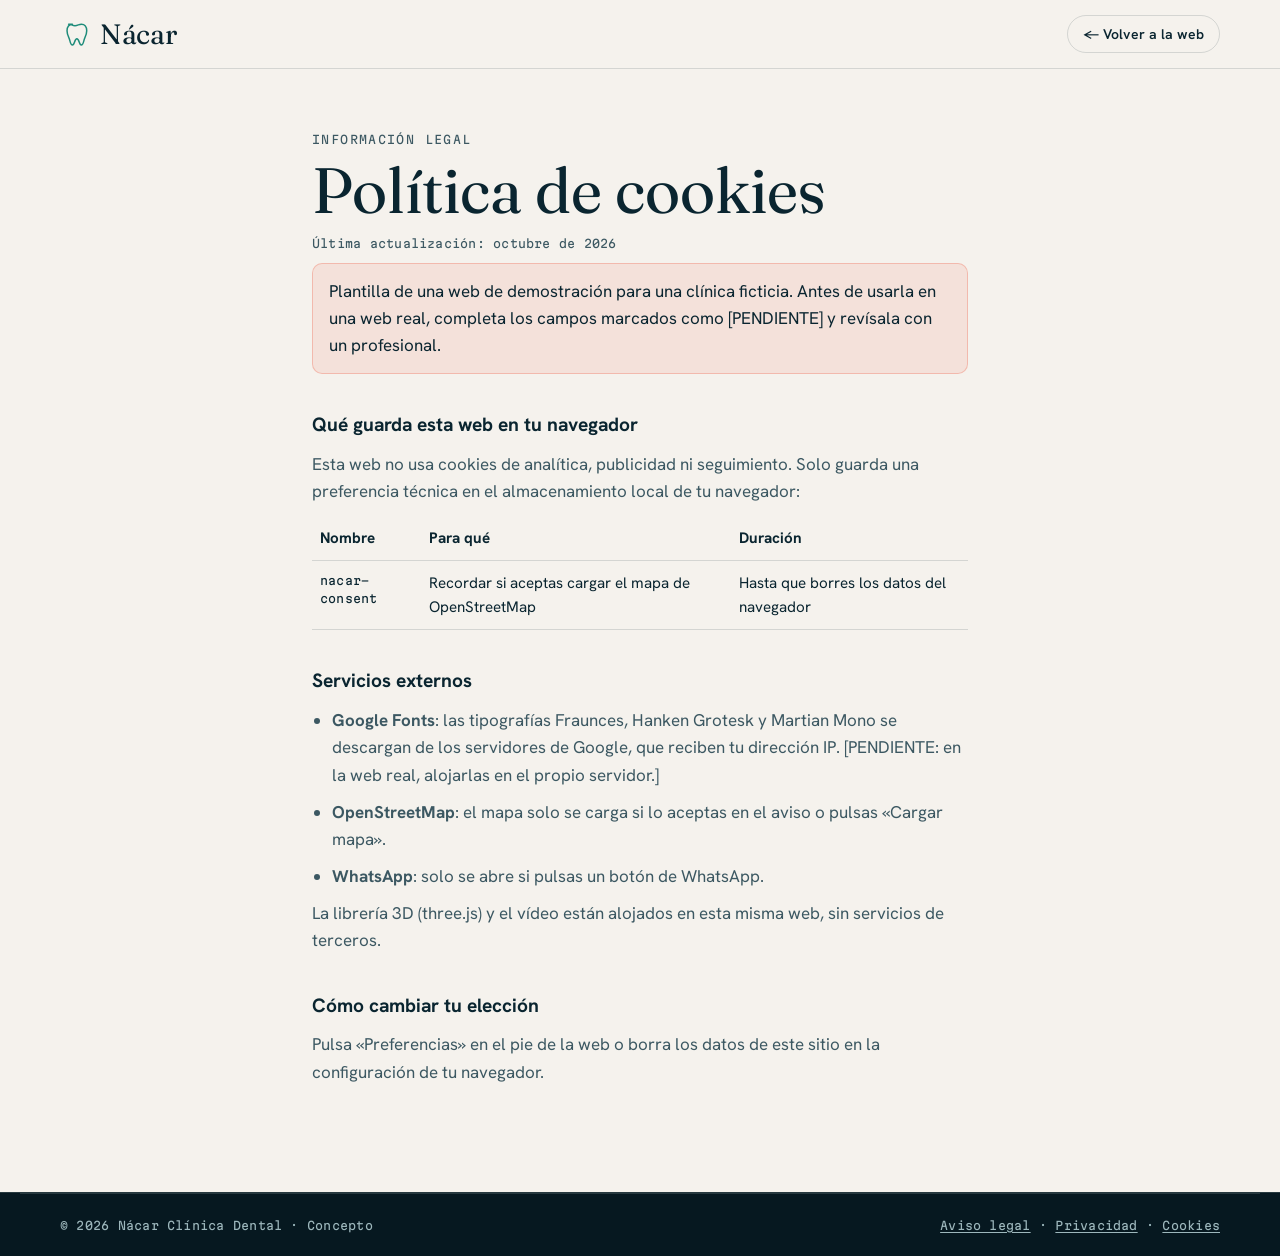
<file: cookies.html>
<!doctype html>
<html lang="es">
<head>
  <meta charset="utf-8">
  <meta name="viewport" content="width=device-width, initial-scale=1">
  <title>Política de cookies — Nácar Clínica Dental</title>
  <meta name="robots" content="noindex">
  <meta name="theme-color" content="#F5F2ED">
  <link rel="icon" href="favicon.svg" type="image/svg+xml">
  <link rel="preconnect" href="https://fonts.googleapis.com">
  <link rel="preconnect" href="https://fonts.gstatic.com" crossorigin>
  <link rel="stylesheet" href="https://fonts.googleapis.com/css2?family=Hanken+Grotesk:ital,wght@0,300..700;1,400&family=Fraunces:ital,opsz,wght@0,9..144,300..600;1,9..144,300..600&family=Martian+Mono:wght@400;500&display=swap">
  <link rel="stylesheet" href="style.css">
</head>
<body class="legal-page">
  <svg class="sprite" aria-hidden="true" focusable="false">
    <symbol id="i-logo" viewBox="0 0 32 32"><path d="M9.2 5.5c2.6 0 3.9 1.6 6.8 1.6s4.2-1.6 6.8-1.6c3.6 0 5.7 3 5.7 6.9 0 4.4-2.1 6.9-3 10.6-.7 2.9-1.3 4.7-2.8 4.7-2.4 0-2.1-6.6-4.7-6.6s-2.3 6.6-4.7 6.6c-1.5 0-2.1-1.8-2.8-4.7-.9-3.7-3-6.2-3-10.6 0-3.9 2.1-6.9 5.7-6.9z" fill="none" stroke="currentColor" stroke-width="1.6" stroke-linejoin="round"/></symbol>
  </svg>
  <header class="site-header">
    <div class="wrap site-header__inner">
      <a class="logo" href="index.html" aria-label="Nácar Clínica Dental, volver a la web">
        <svg class="logo__mark" aria-hidden="true"><use href="#i-logo"/></svg>
        <span class="logo__word">Nácar</span>
      </a>
      <a class="btn btn--ghost btn--small" href="index.html">← Volver a la web</a>
    </div>
  </header>
  <main class="legal-doc" id="contenido">
    <p class="eyebrow">Información legal</p>
    <h1>Política de cookies</h1>
    <p class="legal-updated mono">Última actualización: octubre de 2026</p>
    <p class="legal-note">Plantilla de una web de demostración para una clínica ficticia. Antes de usarla en una web real, completa los campos marcados como [PENDIENTE] y revísala con un profesional.</p>

    <h2>Qué guarda esta web en tu navegador</h2>
    <p>Esta web no usa cookies de analítica, publicidad ni seguimiento. Solo guarda una preferencia técnica en el almacenamiento local de tu navegador:</p>
    <table>
      <thead><tr><th>Nombre</th><th>Para qué</th><th>Duración</th></tr></thead>
      <tbody>
        <tr><td class="mono">nacar-consent</td><td>Recordar si aceptas cargar el mapa de OpenStreetMap</td><td>Hasta que borres los datos del navegador</td></tr>
      </tbody>
    </table>

    <h2>Servicios externos</h2>
    <ul>
      <li><strong>Google Fonts</strong>: las tipografías Fraunces, Hanken Grotesk y Martian Mono se descargan de los servidores de Google, que reciben tu dirección IP. [PENDIENTE: en la web real, alojarlas en el propio servidor.]</li>
      <li><strong>OpenStreetMap</strong>: el mapa solo se carga si lo aceptas en el aviso o pulsas «Cargar mapa».</li>
      <li><strong>WhatsApp</strong>: solo se abre si pulsas un botón de WhatsApp.</li>
    </ul>
    <p>La librería 3D (three.js) y el vídeo están alojados en esta misma web, sin servicios de terceros.</p>

    <h2>Cómo cambiar tu elección</h2>
    <p>Pulsa «Preferencias» en el pie de la web o borra los datos de este sitio en la configuración de tu navegador.</p>
  </main>
  <footer class="site-footer">
    <div class="wrap site-footer__bottom mono">
      <p>© 2026 Nácar Clínica Dental · Concepto</p>
      <p><a href="aviso-legal.html">Aviso legal</a> · <a href="privacidad.html">Privacidad</a> · <a href="cookies.html">Cookies</a></p>
    </div>
  </footer>
</body>
</html>
</file>
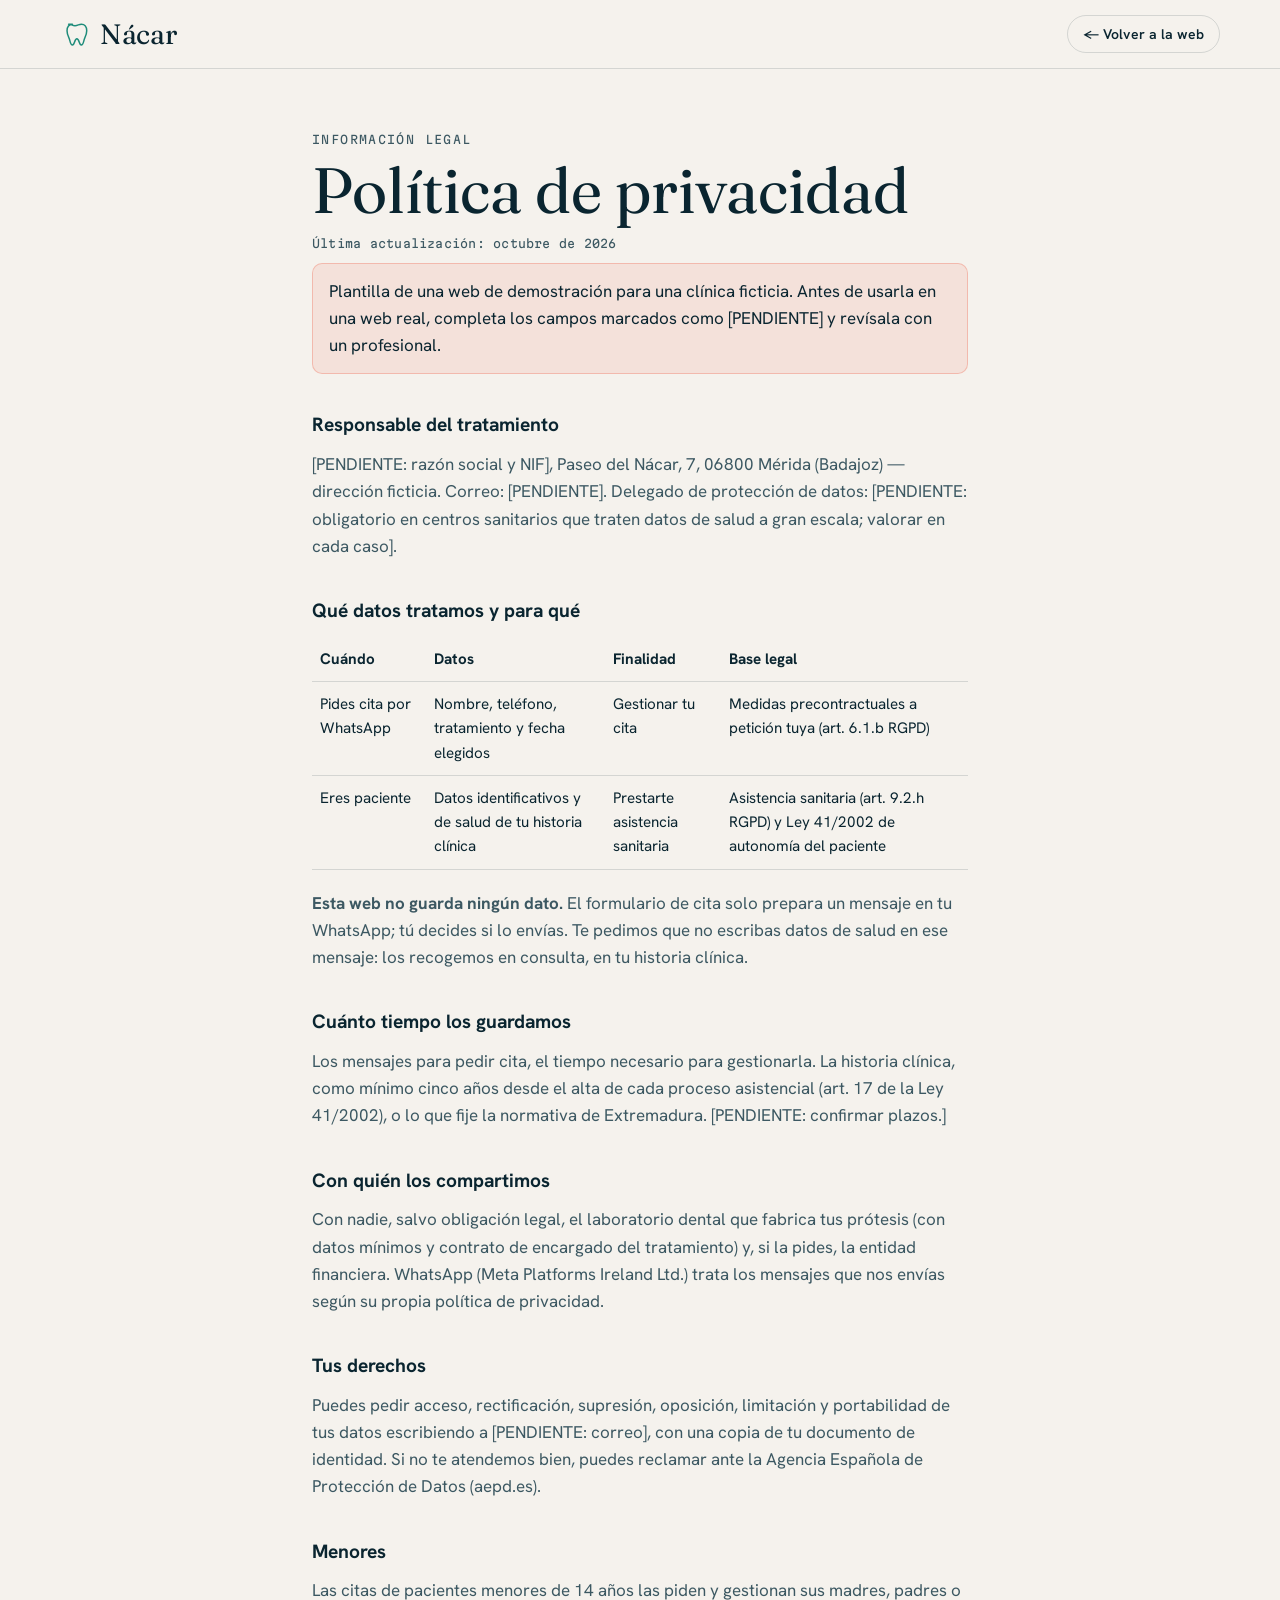
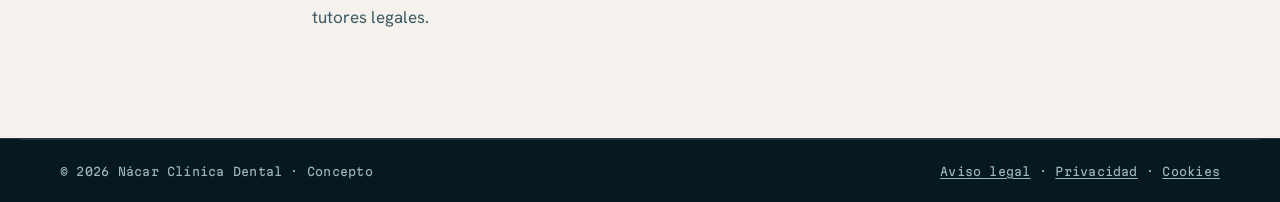
<file: privacidad.html>
<!doctype html>
<html lang="es">
<head>
  <meta charset="utf-8">
  <meta name="viewport" content="width=device-width, initial-scale=1">
  <title>Política de privacidad — Nácar Clínica Dental</title>
  <meta name="robots" content="noindex">
  <meta name="theme-color" content="#F5F2ED">
  <link rel="icon" href="favicon.svg" type="image/svg+xml">
  <link rel="preconnect" href="https://fonts.googleapis.com">
  <link rel="preconnect" href="https://fonts.gstatic.com" crossorigin>
  <link rel="stylesheet" href="https://fonts.googleapis.com/css2?family=Hanken+Grotesk:ital,wght@0,300..700;1,400&family=Fraunces:ital,opsz,wght@0,9..144,300..600;1,9..144,300..600&family=Martian+Mono:wght@400;500&display=swap">
  <link rel="stylesheet" href="style.css">
</head>
<body class="legal-page">
  <svg class="sprite" aria-hidden="true" focusable="false">
    <symbol id="i-logo" viewBox="0 0 32 32"><path d="M9.2 5.5c2.6 0 3.9 1.6 6.8 1.6s4.2-1.6 6.8-1.6c3.6 0 5.7 3 5.7 6.9 0 4.4-2.1 6.9-3 10.6-.7 2.9-1.3 4.7-2.8 4.7-2.4 0-2.1-6.6-4.7-6.6s-2.3 6.6-4.7 6.6c-1.5 0-2.1-1.8-2.8-4.7-.9-3.7-3-6.2-3-10.6 0-3.9 2.1-6.9 5.7-6.9z" fill="none" stroke="currentColor" stroke-width="1.6" stroke-linejoin="round"/></symbol>
  </svg>
  <header class="site-header">
    <div class="wrap site-header__inner">
      <a class="logo" href="index.html" aria-label="Nácar Clínica Dental, volver a la web">
        <svg class="logo__mark" aria-hidden="true"><use href="#i-logo"/></svg>
        <span class="logo__word">Nácar</span>
      </a>
      <a class="btn btn--ghost btn--small" href="index.html">← Volver a la web</a>
    </div>
  </header>
  <main class="legal-doc" id="contenido">
    <p class="eyebrow">Información legal</p>
    <h1>Política de privacidad</h1>
    <p class="legal-updated mono">Última actualización: octubre de 2026</p>
    <p class="legal-note">Plantilla de una web de demostración para una clínica ficticia. Antes de usarla en una web real, completa los campos marcados como [PENDIENTE] y revísala con un profesional.</p>

    <h2>Responsable del tratamiento</h2>
    <p>[PENDIENTE: razón social y NIF], Paseo del Nácar, 7, 06800 Mérida (Badajoz) — dirección ficticia. Correo: [PENDIENTE]. Delegado de protección de datos: [PENDIENTE: obligatorio en centros sanitarios que traten datos de salud a gran escala; valorar en cada caso].</p>

    <h2>Qué datos tratamos y para qué</h2>
    <table>
      <thead><tr><th>Cuándo</th><th>Datos</th><th>Finalidad</th><th>Base legal</th></tr></thead>
      <tbody>
        <tr><td>Pides cita por WhatsApp</td><td>Nombre, teléfono, tratamiento y fecha elegidos</td><td>Gestionar tu cita</td><td>Medidas precontractuales a petición tuya (art. 6.1.b RGPD)</td></tr>
        <tr><td>Eres paciente</td><td>Datos identificativos y de salud de tu historia clínica</td><td>Prestarte asistencia sanitaria</td><td>Asistencia sanitaria (art. 9.2.h RGPD) y Ley 41/2002 de autonomía del paciente</td></tr>
      </tbody>
    </table>
    <p><strong>Esta web no guarda ningún dato.</strong> El formulario de cita solo prepara un mensaje en tu WhatsApp; tú decides si lo envías. Te pedimos que no escribas datos de salud en ese mensaje: los recogemos en consulta, en tu historia clínica.</p>

    <h2>Cuánto tiempo los guardamos</h2>
    <p>Los mensajes para pedir cita, el tiempo necesario para gestionarla. La historia clínica, como mínimo cinco años desde el alta de cada proceso asistencial (art. 17 de la Ley 41/2002), o lo que fije la normativa de Extremadura. [PENDIENTE: confirmar plazos.]</p>

    <h2>Con quién los compartimos</h2>
    <p>Con nadie, salvo obligación legal, el laboratorio dental que fabrica tus prótesis (con datos mínimos y contrato de encargado del tratamiento) y, si la pides, la entidad financiera. WhatsApp (Meta Platforms Ireland Ltd.) trata los mensajes que nos envías según su propia política de privacidad.</p>

    <h2>Tus derechos</h2>
    <p>Puedes pedir acceso, rectificación, supresión, oposición, limitación y portabilidad de tus datos escribiendo a [PENDIENTE: correo], con una copia de tu documento de identidad. Si no te atendemos bien, puedes reclamar ante la Agencia Española de Protección de Datos (aepd.es).</p>

    <h2>Menores</h2>
    <p>Las citas de pacientes menores de 14 años las piden y gestionan sus madres, padres o tutores legales.</p>
  </main>
  <footer class="site-footer">
    <div class="wrap site-footer__bottom mono">
      <p>© 2026 Nácar Clínica Dental · Concepto</p>
      <p><a href="aviso-legal.html">Aviso legal</a> · <a href="privacidad.html">Privacidad</a> · <a href="cookies.html">Cookies</a></p>
    </div>
  </footer>
</body>
</html>
</file>
<file: style.css>
/* =========================================================
   Nácar Clínica Dental — estilos
   Colores, tipografías y medidas: todo en :root
   ========================================================= */
:root {
  --abisal: #0A2530;      /* azul abisal: fondo principal */
  --abisal-2: #0F3442;
  --abisal-3: #061820;
  --perla: #F5F2ED;       /* perla: fondos claros */
  --perla-2: #ECE6DC;
  --menta: #5FE0C8;       /* menta quirúrgica: acento */
  --menta-osc: #1E8C7A;
  --coral: #F07D6A;       /* coral encía: segundo acento */
  --tinta: #0A2530;
  --tinta-suave: #3C5862;
  --claro: #EAF4F2;
  --claro-suave: #9DB7BC;
  --linea-o: rgba(234, 244, 242, .14);
  --linea-c: rgba(10, 37, 48, .14);

  --f-display: "Fraunces", Georgia, serif;
  --f-body: "Hanken Grotesk", system-ui, -apple-system, "Segoe UI", sans-serif;
  --f-mono: "Martian Mono", ui-monospace, "SFMono-Regular", Menlo, monospace;

  --wrap: 1240px;
  --gutter: clamp(16px, 4vw, 40px);
  --r: 18px;
  --r-s: 10px;
  --bar-h: 34px;
  --nav-h: 68px;
  --ease-out: cubic-bezier(.22, 1, .36, 1);
  --ease-in-out: cubic-bezier(.65, 0, .35, 1);
}

/* ---------- Base ---------- */
*, *::before, *::after { box-sizing: border-box; }
html { -webkit-text-size-adjust: 100%; scroll-behavior: smooth; scroll-padding-top: calc(var(--bar-h) + var(--nav-h) + 8px); }
body {
  margin: 0; min-height: 100vh; overflow-x: hidden;
  font: 400 1.0625rem/1.6 var(--f-body);
  color: var(--claro); background: var(--abisal);
  -webkit-font-smoothing: antialiased; text-rendering: optimizeLegibility;
}
img, svg, canvas, video { display: block; max-width: 100%; }
[hidden] { display: none !important; }
a { color: inherit; text-decoration-thickness: 1px; text-underline-offset: .18em; }
button, input, select { font: inherit; color: inherit; }
h1, h2, h3, p, dl, dd, ol, ul, figure, blockquote, fieldset { margin: 0; }
ol, ul { padding: 0; list-style: none; }
fieldset { border: 0; padding: 0; min-width: 0; }
address { font-style: normal; }
em { font-style: italic; }
.sprite { position: absolute; width: 0; height: 0; overflow: hidden; }
.sr-only { position: absolute !important; width: 1px; height: 1px; overflow: hidden; clip: rect(0 0 0 0); white-space: nowrap; }
.mono { font-family: var(--f-mono); font-size: .72rem; letter-spacing: .02em; font-weight: 400; }
.tnum { font-variant-numeric: tabular-nums; }
.wrap { width: 100%; max-width: var(--wrap); margin-inline: auto; padding-inline: var(--gutter); }
:focus-visible { outline: 2px solid var(--menta); outline-offset: 3px; border-radius: 4px; }
.skip-link { position: fixed; left: 16px; top: 12px; z-index: 300; padding: 10px 16px; background: var(--menta); color: var(--abisal); border-radius: 999px; transform: translateY(-200%); transition: transform .2s var(--ease-out); }
.skip-link:focus { transform: none; }

/* ---------- Lienzo 3D ---------- */
.escena {
  position: fixed; inset: 0; z-index: 1; width: 100%; height: 100%;
  pointer-events: none; background: var(--abisal);
}
body[data-fondo="claro"] .escena { background: var(--perla); }
body[data-fondo="menta"] .escena { background: #DDF5EF; }
main { position: relative; z-index: 2; }
.sec-3d { position: relative; background: transparent; }
.no-webgl .escena { display: none; }

/* ---------- Botones ---------- */
.btn {
  --bg: transparent; --fg: currentColor; --bd: currentColor;
  display: inline-flex; align-items: center; justify-content: center; gap: .55em;
  min-height: 46px; padding: .7em 1.35em; border-radius: 999px;
  background: var(--bg); color: var(--fg); border: 1px solid var(--bd);
  font-weight: 600; font-size: .95rem; letter-spacing: .005em; text-decoration: none; cursor: pointer;
  transition: transform .2s var(--ease-out), background-color .2s, color .2s, box-shadow .25s var(--ease-out);
  -webkit-tap-highlight-color: transparent;
}
.btn svg { width: 1.15em; height: 1.15em; flex: none; }
.btn:active { transform: scale(.97); }
.btn--accent { --bg: var(--menta); --fg: var(--abisal); --bd: var(--menta); }
.btn--accent:hover { box-shadow: 0 0 0 6px rgba(95, 224, 200, .18), 0 14px 32px -12px rgba(95, 224, 200, .7); }
.btn--ghost { --bd: rgba(234, 244, 242, .35); }
.btn--ghost:hover { --bg: rgba(234, 244, 242, .08); }
.btn--dark { --bg: var(--abisal); --fg: var(--perla); --bd: var(--abisal); }
.btn--dark:hover { --bg: var(--abisal-2); }
.btn--small { min-height: 38px; padding: .45em 1.05em; font-size: .875rem; }
.btn--big { min-height: 54px; padding: .85em 1.6em; font-size: 1rem; }
.btn--full { width: 100%; }
.linklike { background: none; border: 0; padding: 0; text-decoration: underline; text-underline-offset: .18em; cursor: pointer; font: inherit; }

/* ---------- Cabecera ---------- */
.site-header { position: fixed; inset: 0 0 auto; z-index: 40; }
.concept-bar { height: var(--bar-h); background: var(--coral); color: var(--abisal-3); font-size: .8125rem; }
.concept-bar__inner { height: 100%; display: flex; align-items: center; justify-content: space-between; gap: 12px; }
.concept-bar p { white-space: nowrap; overflow: hidden; text-overflow: ellipsis; }
.concept-bar__tag { display: inline-block; margin-right: .4em; padding: 1px 8px; border-radius: 999px; background: var(--abisal); color: var(--coral); font-weight: 700; font-size: .7rem; letter-spacing: .06em; text-transform: uppercase; }
.concept-bar a { font-weight: 700; white-space: nowrap; }
.site-header__inner { height: var(--nav-h); display: flex; align-items: center; justify-content: space-between; gap: 24px; }
.site-header::after {
  content: ""; position: absolute; inset: var(--bar-h) 0 0; z-index: -1;
  background: rgba(10, 37, 48, .72); backdrop-filter: blur(14px) saturate(1.3); -webkit-backdrop-filter: blur(14px) saturate(1.3);
  border-bottom: 1px solid var(--linea-o); opacity: 0; transition: opacity .3s;
}
.site-header.is-scrolled::after { opacity: 1; }
.site-header.on-light { color: var(--tinta); }
.site-header.on-light::after { background: rgba(245, 242, 237, .8); border-color: var(--linea-c); }
.site-header.on-light .btn--accent { --bg: var(--abisal); --fg: var(--perla); --bd: var(--abisal); }
.logo { display: inline-flex; align-items: center; gap: 10px; text-decoration: none; }
.logo__mark { width: 30px; height: 30px; color: var(--menta); }
.on-light .logo__mark { color: var(--menta-osc); }
.logo__word { font-family: var(--f-display); font-size: 1.75rem; line-height: 1; letter-spacing: -.01em; }
.logo__sub { font-size: .75rem; color: var(--claro-suave); border-left: 1px solid var(--linea-o); padding-left: 10px; line-height: 1.2; max-width: 9em; }
.on-light .logo__sub { color: var(--tinta-suave); border-color: var(--linea-c); }
.nav { display: flex; align-items: center; gap: clamp(14px, 1.8vw, 28px); font-size: .9rem; font-weight: 500; }
.nav a:not(.btn) { text-decoration: none; opacity: .82; position: relative; padding: 6px 0; }
.nav a:not(.btn)::after { content: ""; position: absolute; left: 0; right: 0; bottom: 0; height: 1px; background: currentColor; transform: scaleX(0); transform-origin: right; transition: transform .3s var(--ease-out); }
.nav a:not(.btn):hover { opacity: 1; }
.nav a:not(.btn):hover::after { transform: scaleX(1); transform-origin: left; }
.menu-toggle { display: none; width: 46px; height: 46px; border-radius: 50%; border: 1px solid currentColor; background: transparent; place-items: center; cursor: pointer; opacity: .9; }
.menu-toggle svg { width: 22px; height: 22px; }
.mobile-menu { position: fixed; inset: calc(var(--bar-h) + var(--nav-h)) 0 0; background: var(--abisal); color: var(--claro); padding: 24px var(--gutter) calc(32px + env(safe-area-inset-bottom)); display: flex; flex-direction: column; justify-content: space-between; animation: menu-in .3s var(--ease-out); overflow-y: auto; }
.mobile-menu nav { display: grid; }
.mobile-menu nav a { font-family: var(--f-display); font-size: 2.1rem; line-height: 1.1; padding: 12px 0; border-bottom: 1px solid var(--linea-o); text-decoration: none; display: flex; align-items: baseline; gap: 14px; }
.mobile-menu nav a .mono { color: var(--menta); }
@keyframes menu-in { from { opacity: 0; transform: translateY(-8px); } }

/* ---------- Tipografía de secciones ---------- */
.eyebrow { display: inline-flex; align-items: center; gap: 10px; font-family: var(--f-mono); font-size: .72rem; letter-spacing: .12em; text-transform: uppercase; color: var(--menta); margin-bottom: 18px; }
.sec--perla .eyebrow, .sec--perla2 .eyebrow, .sonrisa .eyebrow, .peques .eyebrow { color: var(--menta-osc); }
.sec-title { font-family: var(--f-display); font-weight: 400; font-size: clamp(2.1rem, 4.7vw, 3.9rem); line-height: 1.04; letter-spacing: -.025em; text-wrap: balance; }
.sec-title em { color: var(--menta); }
.sec--perla .sec-title em, .sec--perla2 .sec-title em, .sonrisa .sec-title em, .peques .sec-title em { color: var(--coral); }
.sec-lead { margin-top: 20px; max-width: 34rem; font-size: 1.125rem; color: var(--claro-suave); text-wrap: pretty; }
.sec--perla .sec-lead, .sec--perla2 .sec-lead, .sonrisa .sec-lead, .peques .sec-lead { color: var(--tinta-suave); }
.sec-head { margin-bottom: clamp(40px, 6vw, 72px); }
.sec-head--center { text-align: center; }
.sec-head--center .sec-lead { margin-inline: auto; }

.sec { position: relative; padding-block: clamp(80px, 12vw, 150px); }
.sec--perla { background: var(--perla); color: var(--tinta); }
.sec--perla2 { background: var(--perla-2); color: var(--tinta); }
.sec--abisal { background: var(--abisal-3); color: var(--claro); }

/* ---------- Inicio ---------- */
.hero { min-height: 100svh; display: flex; align-items: center; padding-top: calc(var(--bar-h) + var(--nav-h)); overflow: hidden; }
.hero__grid { display: grid; grid-template-columns: minmax(0, 1fr) minmax(0, 1fr); align-items: center; gap: 24px; min-height: calc(100svh - var(--bar-h) - var(--nav-h)); }
.hero__copy { position: relative; z-index: 2; padding-block: 32px; }
.pulse { width: 8px; height: 8px; border-radius: 50%; background: var(--menta); box-shadow: 0 0 0 0 rgba(95, 224, 200, .6); animation: pulse 2s infinite; }
@keyframes pulse { 70% { box-shadow: 0 0 0 10px rgba(95, 224, 200, 0); } 100% { box-shadow: 0 0 0 0 rgba(95, 224, 200, 0); } }
.hero__title { font-family: var(--f-display); font-weight: 400; font-size: clamp(2.7rem, 6.1vw, 5.9rem); line-height: .98; letter-spacing: -.03em; font-variation-settings: "SOFT" 50, "WONK" 1; }
.hero__title em { display: block; color: var(--menta); background: linear-gradient(100deg, var(--menta) 10%, #C6FFF3 40%, var(--coral) 75%, var(--menta) 100%); background-size: 220% 100%; -webkit-background-clip: text; background-clip: text; -webkit-text-fill-color: transparent; animation: nacar 7s linear infinite; padding-right: .08em; }
@keyframes nacar { to { background-position: -220% 0; } }
.split { display: inline-block; }
.js .split { opacity: 0; filter: blur(14px); transform: translateY(.25em); }
.is-ready .split { opacity: 1; filter: none; transform: none; transition: opacity 1s var(--ease-out), filter 1.1s var(--ease-out), transform 1s var(--ease-out); }
.is-ready .split + .split, .is-ready em.split { transition-delay: .25s; }
.hero__lead { margin-top: 26px; max-width: 30rem; font-size: clamp(1.05rem, 1.3vw, 1.2rem); color: var(--claro-suave); }
.hero__cta { margin-top: 34px; display: flex; flex-wrap: wrap; gap: 12px; }
.hero__stats { margin-top: 44px; display: flex; gap: clamp(20px, 4vw, 48px); flex-wrap: wrap; }
.hero__stats dt { color: var(--claro-suave); text-transform: uppercase; letter-spacing: .1em; font-size: .64rem; }
.hero__stats dd { font-family: var(--f-display); font-size: 2.2rem; line-height: 1.1; }
.hero__visual { position: relative; height: min(78svh, 720px); }
.anchor { position: absolute; inset: 0; }
.hero__anchor { inset: 4% 6%; }
.tooth-svg { display: none; width: 60%; height: auto; margin: auto; position: absolute; inset: 0; }
.tooth-svg path { fill: var(--perla); opacity: .92; }
.no-webgl .tooth-svg { display: block; }

/* HUD tipo laboratorio (Bionova) */
.hud { position: absolute; inset: 0; pointer-events: none; }
.hud__tag { position: absolute; display: inline-flex; gap: 8px; align-items: center; padding: 6px 10px; border: 1px solid rgba(95, 224, 200, .35); border-radius: 999px; background: rgba(6, 24, 32, .55); backdrop-filter: blur(6px); -webkit-backdrop-filter: blur(6px); color: var(--claro); opacity: 0; transform: translateY(8px); transition: opacity .6s var(--ease-out), transform .6s var(--ease-out); }
.hud__tag span { color: var(--menta); }
.hud__tag--a { top: 14%; left: 2%; transition-delay: 1.6s; }
.hud__tag--b { top: 52%; right: 0; transition-delay: 2s; }
.hud__tag--c { bottom: 12%; left: 10%; transition-delay: 2.4s; }
.is-ready .hud__tag { opacity: 1; transform: none; }
.hud__ring { position: absolute; left: 50%; top: 50%; width: min(88%, 560px); aspect-ratio: 1; transform: translate(-50%, -50%); border-radius: 50%; border: 1px dashed rgba(95, 224, 200, .22); animation: girar 60s linear infinite; }
.hud__ring::before { content: ""; position: absolute; inset: 9%; border-radius: 50%; border: 1px solid rgba(95, 224, 200, .1); }
@keyframes girar { to { transform: translate(-50%, -50%) rotate(360deg); } }
.hero__scroll { position: absolute; left: 50%; bottom: 22px; transform: translateX(-50%); display: flex; flex-direction: column; align-items: center; gap: 8px; color: var(--claro-suave); text-transform: uppercase; letter-spacing: .14em; font-size: .6rem; }
.hero__scroll-line { width: 1px; height: 38px; background: linear-gradient(var(--menta), transparent); animation: bajar 2s var(--ease-in-out) infinite; transform-origin: top; }
@keyframes bajar { 0% { transform: scaleY(0); } 50% { transform: scaleY(1); transform-origin: top; } 51% { transform-origin: bottom; } 100% { transform: scaleY(0); transform-origin: bottom; } }

.loader { position: absolute; right: var(--gutter); bottom: 24px; display: flex; align-items: center; gap: 10px; color: var(--claro-suave); transition: opacity .4s; }
.loader.is-done { opacity: 0; pointer-events: none; }
.loader__bar { width: 80px; height: 2px; background: var(--linea-o); overflow: hidden; border-radius: 2px; }
.loader__bar span { display: block; height: 100%; width: 0; background: var(--menta); transition: width .3s; }

/* ---------- Ticker ---------- */
.ticker { position: relative; z-index: 2; overflow: hidden; background: var(--menta); color: var(--abisal); padding: 14px 0; }
.ticker__track { display: flex; width: max-content; animation: ticker 38s linear infinite; }
.ticker p { font-family: var(--f-display); font-size: 1.5rem; line-height: 1; white-space: nowrap; padding-inline: 28px; display: flex; align-items: center; gap: 28px; }
.ticker p::after { content: "✦"; font-size: .8rem; }
@keyframes ticker { to { transform: translateX(-50%); } }

/* ---------- Tratamientos ---------- */
.cards { display: grid; grid-template-columns: repeat(3, minmax(0, 1fr)); gap: 16px; }
.card {
  position: relative; overflow: hidden; isolation: isolate;
  padding: 30px 28px 26px; border-radius: var(--r); background: #fff; border: 1px solid var(--linea-c);
  display: flex; flex-direction: column; gap: 12px; min-height: 290px;
  transition: transform .45s var(--ease-out), box-shadow .45s var(--ease-out), border-color .3s;
}
/* Reflejo de esmalte que cruza la tarjeta */
.card::before { content: ""; position: absolute; inset: -40% -60%; z-index: -1; background: linear-gradient(115deg, transparent 40%, rgba(95, 224, 200, .2) 47%, rgba(255, 255, 255, .9) 50%, rgba(240, 125, 106, .14) 53%, transparent 60%); transform: translateX(-60%); transition: transform 1s var(--ease-out); }
.card:hover { transform: translateY(-6px); box-shadow: 0 30px 50px -30px rgba(10, 37, 48, .35); border-color: rgba(30, 140, 122, .4); }
.card:hover::before { transform: translateX(60%); }
.card__icon { width: 52px; height: 52px; color: var(--menta-osc); margin-bottom: 14px; }
.card__icon .draw, .card__icon use { stroke-dasharray: 200; }
.card h3 { font-family: var(--f-display); font-weight: 400; font-size: 1.9rem; line-height: 1.05; }
.card p { color: var(--tinta-suave); font-size: .98rem; }
.card__meta { margin-top: auto; padding-top: 16px; border-top: 1px dashed var(--linea-c); display: flex; justify-content: space-between; gap: 8px; color: var(--tinta) !important; }
.card__meta span:first-child { color: var(--menta-osc); font-weight: 500; }

/* ---------- Implante (scroll) ---------- */
.implante { height: 460vh; }
.implante__stage { position: sticky; top: 0; height: 100svh; overflow: hidden; }
.implante__anchor { inset: calc(var(--bar-h) + var(--nav-h) + 4svh) 30% 8svh 30%; }
.implante__head { position: absolute; left: var(--gutter); top: calc(var(--bar-h) + var(--nav-h) + 5svh); max-width: 22rem; }
.implante__head .sec-title { font-size: clamp(2.2rem, 4.4vw, 3.8rem); }
.pasos { position: absolute; right: var(--gutter); top: 50%; width: min(24rem, 30vw); height: 0; }
.paso { position: absolute; inset: 0 0 auto; transform: translateY(calc(-50% + 16px)); opacity: 0; visibility: hidden; transition: opacity .3s var(--ease-out), transform .3s var(--ease-out), visibility 0s linear .3s; }
.paso__num { color: var(--menta); margin-bottom: 12px; }
.paso h3 { font-family: var(--f-display); font-weight: 400; font-size: clamp(1.8rem, 2.6vw, 2.5rem); line-height: 1.05; margin-bottom: 12px; }
.paso p:last-child { color: var(--claro-suave); }
.implante__stage[data-paso="0"] .paso[data-paso="0"],
.implante__stage[data-paso="1"] .paso[data-paso="1"],
.implante__stage[data-paso="2"] .paso[data-paso="2"],
.implante__stage[data-paso="3"] .paso[data-paso="3"] { opacity: 1; visibility: visible; transform: translateY(-50%); transition: opacity .45s var(--ease-out), transform .45s var(--ease-out), visibility 0s; }
.implante__rail { position: absolute; left: var(--gutter); bottom: 6svh; width: min(26rem, 40vw); }
.implante__rail::before { content: ""; position: absolute; left: 0; right: 0; top: 0; height: 2px; background: var(--linea-o); border-radius: 2px; }
.implante__rail-fill { position: absolute; left: 0; top: 0; height: 2px; width: 100%; background: var(--menta); transform-origin: left; transform: scaleX(0); border-radius: 2px; }
.ticks { display: grid; grid-template-columns: repeat(4, 1fr); padding-top: 14px; font-size: .8rem; color: var(--claro-suave); }
.ticks li { transition: color .3s; }
.ticks li.is-on { color: var(--claro); }
.implante__specs { position: absolute; right: calc(var(--gutter) + 72px); bottom: 6svh; color: var(--claro-suave); }

/* ---------- Vídeo interactivo ---------- */
.video-sec { overflow: hidden; }
.video-sec::before { content: ""; position: absolute; inset: 0; background: radial-gradient(60% 50% at 50% 60%, rgba(95, 224, 200, .12), transparent 70%); pointer-events: none; }
.player { position: relative; max-width: 1040px; margin-inline: auto; }
.player__screen { position: relative; aspect-ratio: 16 / 9; border-radius: var(--r); overflow: hidden; background: #03121A; border: 1px solid var(--linea-o); box-shadow: 0 40px 80px -40px rgba(0, 0, 0, .8); }
.player__video { width: 100%; height: 100%; object-fit: cover; }
.player__big { position: absolute; left: 50%; top: 50%; width: 84px; height: 84px; transform: translate(-50%, -50%); border-radius: 50%; border: 0; background: var(--menta); color: var(--abisal); display: grid; place-items: center; cursor: pointer; box-shadow: 0 0 0 12px rgba(95, 224, 200, .18); transition: transform .3s var(--ease-out), opacity .3s; }
.player__big svg { width: 34px; height: 34px; margin-left: 4px; }
.player__big:hover { transform: translate(-50%, -50%) scale(1.06); }
.player.is-playing .player__big { opacity: 0; pointer-events: none; transform: translate(-50%, -50%) scale(.8); }
.player__hotspots { position: absolute; inset: 0; pointer-events: none; }
.hotspot { position: absolute; width: 44px; height: 44px; margin: -22px 0 0 -22px; border-radius: 50%; border: 0; background: transparent; cursor: pointer; pointer-events: auto; animation: hs-in .4s var(--ease-out); }
.hotspot::before { content: ""; position: absolute; inset: 13px; border-radius: 50%; background: var(--coral); box-shadow: 0 0 0 4px rgba(240, 125, 106, .35); }
.hotspot::after { content: ""; position: absolute; inset: 0; border-radius: 50%; border: 2px solid var(--coral); animation: hs-ping 1.6s var(--ease-out) infinite; }
.hotspot span { position: absolute; left: 50%; top: calc(100% + 2px); transform: translateX(-50%); white-space: nowrap; font: 500 .75rem var(--f-body); background: rgba(3, 18, 26, .8); color: #fff; padding: 3px 9px; border-radius: 999px; }
@keyframes hs-in { from { opacity: 0; transform: scale(.4); } }
@keyframes hs-ping { from { transform: scale(.5); opacity: 1; } to { transform: scale(1.3); opacity: 0; } }
.player__card { position: absolute; left: 16px; bottom: 16px; max-width: min(360px, calc(100% - 32px)); padding: 20px; border-radius: var(--r-s); background: rgba(245, 242, 237, .96); color: var(--tinta); box-shadow: 0 20px 40px -20px rgba(0, 0, 0, .6); animation: card-in .35s var(--ease-out); }
.player__card .mono { color: var(--menta-osc); margin-bottom: 6px; }
.player__card h3 { font-family: var(--f-display); font-weight: 400; font-size: 1.6rem; line-height: 1.1; margin-bottom: 6px; }
.player__card p:not(.mono) { font-size: .95rem; color: var(--tinta-suave); margin-bottom: 14px; }
@keyframes card-in { from { opacity: 0; transform: translateY(10px); } }
.player__bar { display: flex; align-items: center; gap: 14px; margin-top: 14px; }
.player__btn { width: 46px; height: 46px; flex: none; border-radius: 50%; border: 1px solid var(--linea-o); background: rgba(234, 244, 242, .06); display: grid; place-items: center; cursor: pointer; }
.player__btn svg { width: 20px; height: 20px; }
.player__track { position: relative; flex: 1; height: 28px; cursor: pointer; touch-action: none; }
.player__track::before { content: ""; position: absolute; left: 0; right: 0; top: 50%; height: 4px; margin-top: -2px; border-radius: 4px; background: var(--linea-o); }
.player__fill { position: absolute; left: 0; top: 50%; height: 4px; margin-top: -2px; width: 100%; border-radius: 4px; background: var(--menta); transform-origin: left; transform: scaleX(0); }
.player__marks i { position: absolute; top: 50%; width: 2px; height: 12px; margin-top: -6px; background: var(--claro); opacity: .5; }
.player__time { width: 3.4em; text-align: right; color: var(--claro-suave); }
.chapters-list { margin-top: 18px; display: grid; grid-template-columns: repeat(4, 1fr); gap: 10px; }
.chapters-list button { width: 100%; text-align: left; padding: 14px 16px; border-radius: var(--r-s); border: 1px solid var(--linea-o); background: transparent; cursor: pointer; display: grid; gap: 4px; font-weight: 500; transition: background-color .2s, border-color .2s; }
.chapters-list button .mono { color: var(--claro-suave); }
.chapters-list button:hover { background: rgba(234, 244, 242, .05); }
.chapters-list button.is-on { border-color: var(--menta); background: rgba(95, 224, 200, .08); }
.chapters-list button.is-on .mono { color: var(--menta); }

/* ---------- Blanqueamiento ---------- */
.sonrisa { color: var(--tinta); padding-block: clamp(80px, 10vw, 120px); min-height: 100svh; display: flex; align-items: center; }
.sonrisa__grid { display: grid; grid-template-columns: minmax(0, 1fr) minmax(0, 1fr); gap: 32px; align-items: center; }
.sonrisa__visual { position: relative; height: min(70svh, 620px); touch-action: pan-y; cursor: grab; pointer-events: auto; }
.sonrisa__visual:active { cursor: grabbing; }
.sonrisa__hint { position: absolute; left: 50%; bottom: 0; transform: translateX(-50%); color: var(--tinta-suave); }
.shade { margin-top: 32px; padding: 22px; border-radius: var(--r); background: rgba(255, 255, 255, .7); border: 1px solid var(--linea-c); }
.shade__label { display: flex; flex-wrap: wrap; align-items: baseline; gap: 8px; font-weight: 500; }
.shade__label strong { font-family: var(--f-display); font-weight: 400; font-size: 2rem; line-height: 1; }
.shade__label .mono { color: var(--tinta-suave); }
.shade__range { width: 100%; margin-top: 16px; accent-color: var(--menta-osc); }
.shade__swatches { display: grid; grid-template-columns: repeat(8, 1fr); gap: 4px; margin-top: 10px; }
.shade__swatches li { height: 26px; border-radius: 6px; border: 1px solid var(--linea-c); display: grid; place-items: center; font: .6rem var(--f-mono); color: var(--tinta-suave); transition: transform .25s var(--ease-out); }
.shade__swatches li.is-on { transform: translateY(-4px); outline: 2px solid var(--tinta); outline-offset: 1px; }
.sonrisa__result { margin: 20px 0 24px; font-size: 1.05rem; }
input[type="range"] { -webkit-appearance: none; appearance: none; height: 28px; background: transparent; cursor: pointer; }
input[type="range"]::-webkit-slider-runnable-track { height: 4px; border-radius: 4px; background: var(--linea-c); }
input[type="range"]::-moz-range-track { height: 4px; border-radius: 4px; background: var(--linea-c); }
input[type="range"]::-webkit-slider-thumb { -webkit-appearance: none; width: 24px; height: 24px; margin-top: -10px; border-radius: 50%; background: var(--abisal); border: 3px solid var(--menta); box-shadow: 0 4px 10px rgba(10, 37, 48, .3); }
input[type="range"]::-moz-range-thumb { width: 18px; height: 18px; border-radius: 50%; background: var(--abisal); border: 3px solid var(--menta); }

/* ---------- Equipo ---------- */
.team { display: grid; grid-template-columns: repeat(4, minmax(0, 1fr)); gap: 16px; }
.person { padding: 26px; border-radius: var(--r); background: var(--perla); border: 1px solid var(--linea-c); }
.person__avatar { display: grid; place-items: center; width: 84px; height: 84px; border-radius: 42% 42% 46% 46% / 40% 40% 60% 60%; margin-bottom: 22px; font-family: var(--f-display); font-size: 2rem; color: var(--abisal); background: radial-gradient(circle at 30% 25%, #fff, hsl(var(--h) 60% 82%) 45%, hsl(var(--h) 45% 62%)); box-shadow: inset 0 -6px 12px rgba(10, 37, 48, .12); }
.person h3 { font-family: var(--f-display); font-weight: 400; font-size: 1.6rem; line-height: 1.1; }
.person p { color: var(--tinta-suave); margin-top: 4px; }
.person .mono { margin-top: 14px; color: var(--menta-osc); }
.tech { margin-top: 56px; display: grid; grid-template-columns: repeat(4, minmax(0, 1fr)); border-top: 1px solid var(--linea-c); }
.tech li { padding: 26px 22px 6px 0; }
.tech li + li { padding-left: 22px; border-left: 1px solid var(--linea-c); }
.tech__n { color: var(--coral); }
.tech h3 { font-size: 1.1rem; font-weight: 600; margin: 10px 0 6px; }
.tech p { color: var(--tinta-suave); font-size: .95rem; }

/* ---------- Peques ---------- */
.peques { color: var(--tinta); padding-block: clamp(80px, 10vw, 120px); min-height: 100svh; display: flex; align-items: center; }
.peques__grid { display: grid; grid-template-columns: minmax(0, 1fr) minmax(0, 1fr); gap: 32px; align-items: center; }
.peques__visual { position: relative; height: min(70svh, 620px); pointer-events: auto; cursor: pointer; }
.peques__bubble { position: absolute; left: 50%; top: -4%; z-index: 1; transform: translateX(-50%); padding: 10px 18px; border-radius: 20px; background: #fff; box-shadow: 0 10px 30px -14px rgba(10, 37, 48, .4); font-weight: 600; white-space: nowrap; animation: bubble .4s var(--ease-out); }
.peques__bubble::after { content: ""; position: absolute; left: 50%; bottom: -8px; width: 16px; height: 16px; background: #fff; transform: translateX(-50%) rotate(45deg); border-radius: 3px; }
@keyframes bubble { from { opacity: 0; transform: translate(-50%, 8px) scale(.9); } }
.peques__actions { display: flex; flex-wrap: wrap; gap: 10px; margin-top: 30px; }
.chip { min-height: 44px; padding: 8px 16px; border-radius: 999px; border: 1px solid var(--linea-c); background: #fff; cursor: pointer; font-weight: 600; font-size: .95rem; transition: transform .2s var(--ease-out), box-shadow .2s; }
.chip:hover { transform: translateY(-2px); box-shadow: 0 8px 20px -10px rgba(10, 37, 48, .4); }
.chip:active { transform: scale(.96); }
.peques__list { margin-top: 30px; display: grid; gap: 10px; }
.peques__list li { display: flex; gap: 10px; align-items: center; }
.peques__list svg { width: 20px; height: 20px; color: var(--menta-osc); flex: none; }

/* ---------- Precios ---------- */
.precios__grid { display: grid; grid-template-columns: minmax(0, 1.2fr) minmax(0, 1fr); gap: clamp(32px, 6vw, 80px); align-items: end; }
.prices { width: 100%; border-collapse: collapse; font-size: 1.05rem; }
.prices th, .prices td { padding: 14px 0; border-bottom: 1px solid var(--linea-c); text-align: left; font-weight: 400; }
.prices td { text-align: right; font-variant-numeric: tabular-nums; white-space: nowrap; padding-left: 16px; }
.prices strong { color: var(--menta-osc); }
.fine { margin-top: 14px; font-size: .85rem; color: var(--tinta-suave); }
.calc { padding: 32px; border-radius: var(--r); background: var(--abisal); color: var(--claro); display: grid; gap: 8px; }
.calc__title { font-family: var(--f-display); font-weight: 400; font-size: 2rem; margin-bottom: 10px; }
.calc label { display: flex; justify-content: space-between; align-items: baseline; font-size: .95rem; margin-top: 10px; }
.calc output { color: var(--menta); font-size: .85rem; }
.calc input[type="range"]::-webkit-slider-runnable-track { background: var(--linea-o); }
.calc input[type="range"]::-moz-range-track { background: var(--linea-o); }
.calc__fee { margin-top: 18px; font-family: var(--f-display); font-size: clamp(3.2rem, 6vw, 4.6rem); line-height: 1; color: var(--menta); }
.calc__cur { font-size: .4em; color: var(--claro); margin-left: .3em; }
.calc__note { color: var(--claro-suave); }

/* ---------- Opiniones ---------- */
.quotes { display: grid; grid-template-columns: repeat(3, minmax(0, 1fr)); gap: 16px; }
.quote { padding: 32px; border-radius: var(--r); border: 1px solid var(--linea-o); background: linear-gradient(160deg, rgba(95, 224, 200, .06), transparent 60%); display: flex; flex-direction: column; gap: 24px; justify-content: space-between; }
.quote p:first-child { font-family: var(--f-display); font-size: 1.6rem; line-height: 1.2; }
.quote__who { color: var(--menta); }

/* ---------- FAQ ---------- */
.faq__grid { display: grid; grid-template-columns: minmax(0, 1fr) minmax(0, 1.3fr); gap: clamp(24px, 6vw, 80px); align-items: start; }
.faq details { border-bottom: 1px solid var(--linea-c); }
.faq summary { list-style: none; cursor: pointer; padding: 22px 40px 22px 0; position: relative; font-size: 1.2rem; font-weight: 600; }
.faq summary::-webkit-details-marker { display: none; }
.faq summary::after { content: "+"; position: absolute; right: 4px; top: 50%; transform: translateY(-50%); font: 300 1.8rem var(--f-body); color: var(--menta-osc); transition: transform .3s var(--ease-out); }
.faq details[open] summary::after { transform: translateY(-50%) rotate(45deg); }
.faq details p { padding: 0 0 22px; color: var(--tinta-suave); max-width: 40rem; }

/* ---------- Cita ---------- */
.cita__grid { display: grid; grid-template-columns: minmax(0, 1fr) minmax(0, 1.1fr); gap: clamp(32px, 6vw, 80px); align-items: start; }
.contact { display: grid; gap: 12px; margin-bottom: 28px; }
.contact p { display: flex; gap: 10px; align-items: center; flex-wrap: wrap; }
.contact svg { width: 20px; height: 20px; color: var(--menta); flex: none; }
.contact .mono { color: var(--claro-suave); }
.hours { width: 100%; border-collapse: collapse; }
.hours th, .hours td { padding: 10px 0; border-bottom: 1px solid var(--linea-o); text-align: left; font-weight: 400; }
.hours td { text-align: right; color: var(--claro-suave); }
.hours tr.is-today th, .hours tr.is-today td { color: var(--menta); }
.open-now { margin-top: 12px; color: var(--claro-suave); }
.open-now.is-open { color: var(--menta); }
.map { margin-top: 28px; border-radius: var(--r); border: 1px dashed var(--linea-o); padding: 22px; display: grid; gap: 14px; justify-items: start; color: var(--claro-suave); font-size: .95rem; }
.map iframe { width: 100%; height: 260px; border: 0; border-radius: var(--r-s); filter: grayscale(.4) contrast(1.05); }
.form { padding: clamp(22px, 3vw, 36px); border-radius: var(--r); background: var(--abisal); border: 1px solid var(--linea-o); display: grid; gap: 22px; }
.form legend { font-size: .9rem; font-weight: 600; margin-bottom: 10px; }
.seg, .days, .slots { display: flex; flex-wrap: wrap; gap: 8px; }
.seg label, .days label, .slots label { position: relative; }
.seg input, .days input, .slots input { position: absolute; opacity: 0; inset: 0; cursor: pointer; }
.seg span, .days span, .slots span { display: inline-flex; flex-direction: column; align-items: center; justify-content: center; min-height: 44px; padding: 8px 14px; border-radius: 12px; border: 1px solid var(--linea-o); font-size: .9rem; transition: background-color .2s, border-color .2s, color .2s; line-height: 1.2; }
.days span small { font-size: .7rem; color: var(--claro-suave); text-transform: uppercase; letter-spacing: .06em; }
.seg input:checked + span, .days input:checked + span, .slots input:checked + span { background: var(--menta); color: var(--abisal); border-color: var(--menta); }
.days input:checked + span small { color: var(--abisal); }
.seg input:focus-visible + span, .days input:focus-visible + span, .slots input:focus-visible + span { outline: 2px solid var(--menta); outline-offset: 2px; }
.field { display: grid; gap: 8px; font-size: .9rem; font-weight: 600; }
.field input { min-height: 50px; padding: 0 16px; border-radius: 12px; border: 1px solid var(--linea-o); background: rgba(234, 244, 242, .04); font-weight: 400; font-size: 1rem; }
.check { display: flex; gap: 10px; align-items: flex-start; font-size: .88rem; color: var(--claro-suave); }
.check input { width: 20px; height: 20px; flex: none; margin-top: 2px; accent-color: var(--menta); }
.form__error { color: var(--coral); font-size: .9rem; }
.form__note { color: var(--claro-suave); text-align: center; }

/* ---------- Pie ---------- */
.site-footer { position: relative; z-index: 2; background: var(--abisal-3); color: var(--claro); padding-top: 64px; border-top: 1px solid var(--linea-o); }
.site-footer__grid { display: flex; justify-content: space-between; gap: 32px; flex-wrap: wrap; padding-bottom: 40px; }
.site-footer__claim { margin-top: 14px; color: var(--claro-suave); max-width: 22rem; }
.site-footer__legal { display: grid; gap: 6px; color: var(--claro-suave); max-width: 30rem; }
.site-footer__bottom { display: flex; justify-content: space-between; gap: 12px 24px; flex-wrap: wrap; padding-block: 22px calc(22px + env(safe-area-inset-bottom)); border-top: 1px solid var(--linea-o); color: var(--claro-suave); }
.site-footer__bottom .linklike { font-family: var(--f-mono); font-size: .72rem; color: inherit; }

/* ---------- WhatsApp flotante y cookies ---------- */
.wa-float { position: fixed; right: 16px; bottom: calc(16px + env(safe-area-inset-bottom)); z-index: 30; width: 56px; height: 56px; border-radius: 50%; display: grid; place-items: center; background: var(--coral); color: var(--abisal-3); box-shadow: 0 14px 30px -10px rgba(240, 125, 106, .7); transition: transform .25s var(--ease-out); }
.wa-float svg { width: 26px; height: 26px; }
.wa-float:hover { transform: scale(1.06); }
.cookie-banner { position: fixed; left: 16px; right: 16px; bottom: calc(16px + env(safe-area-inset-bottom)); z-index: 90; max-width: 25rem; padding: 20px; background: var(--perla); color: var(--tinta); border-radius: var(--r); box-shadow: 0 20px 50px -20px rgba(0, 0, 0, .6); font-size: .92rem; animation: card-in .3s var(--ease-out); }
.cookie-banner__title { font-weight: 700; margin-bottom: 6px; }
.cookie-banner__actions { display: flex; gap: 8px; margin-top: 14px; flex-wrap: wrap; }
.cookie-banner .btn--ghost { --bd: var(--linea-c); color: var(--tinta); }

/* ---------- Revelado al hacer scroll ---------- */
.js .reveal { opacity: 0; transform: translateY(24px); transition: opacity .8s var(--ease-out), transform .8s var(--ease-out); }
.js .reveal.is-in { opacity: 1; transform: none; }
.js .card.reveal.is-in .draw { animation: dibujar 1.4s var(--ease-out) both; }
@keyframes dibujar { from { stroke-dashoffset: 200; } to { stroke-dashoffset: 0; } }

/* ---------- Páginas legales ---------- */
.legal-page { background: var(--perla); color: var(--tinta); }
.legal-page .site-header { position: sticky; top: 0; background: var(--perla); border-bottom: 1px solid var(--linea-c); color: var(--tinta); }
.legal-page .site-header::after { display: none; }
.legal-page .logo__mark { color: var(--menta-osc); }
.legal-page .btn--ghost { --bd: var(--linea-c); }
.legal-doc { max-width: 46rem; margin: 0 auto; padding: 56px var(--gutter) 96px; }
.legal-doc h1 { font-family: var(--f-display); font-weight: 400; font-size: clamp(2.6rem, 6vw, 4rem); line-height: 1; margin-bottom: 12px; }
.legal-doc h2 { font-size: 1.2rem; margin: 36px 0 10px; }
.legal-doc p, .legal-doc li { color: var(--tinta-suave); margin-bottom: 10px; }
.legal-doc ul { list-style: disc; padding-left: 1.2em; }
.legal-doc dl { display: grid; gap: 0; border-top: 1px solid var(--linea-c); }
.legal-doc dl div { display: grid; grid-template-columns: 11rem 1fr; gap: 12px; padding: 10px 0; border-bottom: 1px solid var(--linea-c); }
.legal-doc dt { font-weight: 600; }
.legal-doc dd { color: var(--tinta-suave); }
.legal-updated { color: var(--tinta-suave); margin-bottom: 22px; }
.legal-note { padding: 14px 16px; border-radius: var(--r-s); background: rgba(240, 125, 106, .14); border: 1px solid rgba(240, 125, 106, .4); color: var(--tinta) !important; }
.legal-doc table { width: 100%; border-collapse: collapse; font-size: .95rem; margin: 10px 0 20px; }
.legal-doc th, .legal-doc td { text-align: left; padding: 10px 8px; border-bottom: 1px solid var(--linea-c); vertical-align: top; }
.legal-page .site-footer { padding-top: 0; }

/* ---------- Responsive ---------- */
@media (max-width: 1080px) {
  .nav { display: none; }
  .menu-toggle { display: grid; }
  .cards { grid-template-columns: repeat(2, minmax(0, 1fr)); }
  .team { grid-template-columns: repeat(2, minmax(0, 1fr)); }
  .tech { grid-template-columns: repeat(2, minmax(0, 1fr)); }
  .tech li:nth-child(3) { padding-left: 0; border-left: 0; }
  .quotes { grid-template-columns: 1fr; max-width: 40rem; margin-inline: auto; }
}
@media (max-width: 860px) {
  :root { --nav-h: 60px; }
  .logo__sub { display: none; }
  .hero { align-items: stretch; }
  .hero__grid { grid-template-columns: 1fr; grid-template-rows: auto auto; gap: 0; align-content: start; }
  .hero__visual { order: -1; height: 40svh; min-height: 260px; margin-top: 8px; }
  .hero__copy { padding-block: 0 72px; }
  .hero__stats { margin-top: 32px; }
  .hud__tag--b { right: 2%; top: 64%; }
  .hud__tag--c { display: none; }
  .loader { bottom: auto; top: calc(var(--bar-h) + var(--nav-h) + 12px); }

  .implante__anchor { inset: calc(var(--bar-h) + var(--nav-h) + 13svh) 8% 38svh 8%; }
  .implante__head { right: var(--gutter); max-width: none; top: calc(var(--bar-h) + var(--nav-h) + 2svh); }
  .implante__head .eyebrow { margin-bottom: 8px; }
  .implante__head .sec-title { font-size: 2rem; }
  .pasos { left: var(--gutter); right: var(--gutter); width: auto; top: auto; bottom: calc(6svh + 52px); height: 30svh; }
  .paso { inset: auto 0 0; transform: translateY(16px); }
  .implante__stage[data-paso] .paso { transform: translateY(16px); }
  .implante__stage[data-paso="0"] .paso[data-paso="0"],
  .implante__stage[data-paso="1"] .paso[data-paso="1"],
  .implante__stage[data-paso="2"] .paso[data-paso="2"],
  .implante__stage[data-paso="3"] .paso[data-paso="3"] { transform: none; }
  .paso h3 { font-size: 1.7rem; margin-bottom: 8px; }
  .paso p:last-child { font-size: .98rem; }
  .implante__rail { right: var(--gutter); width: auto; bottom: 4svh; }
  .implante__specs { display: none; }

  .chapters-list { grid-template-columns: repeat(2, 1fr); }
  .sonrisa__grid, .peques__grid, .precios__grid, .faq__grid, .cita__grid { grid-template-columns: 1fr; }
  .sonrisa__visual { order: -1; height: 46svh; }
  .peques__visual { height: 46svh; }
  .sonrisa, .peques { min-height: 0; }
}
@media (max-width: 600px) {
  body { font-size: 1rem; }
  .concept-bar__long { display: none; }
  .cards, .team { grid-template-columns: 1fr; }
  .card { min-height: 0; }
  .tech { grid-template-columns: 1fr; }
  .tech li, .tech li + li { padding: 20px 0 4px; border-left: 0; }
  .tech li + li { border-top: 1px solid var(--linea-c); }
  .hero__cta .btn { flex: 1 1 100%; }
  .hero__stats dd { font-size: 1.8rem; }
  .hero__scroll { display: none; }
  .player__screen { border-radius: var(--r-s); }
  .player__big { width: 64px; height: 64px; }
  .player__card { left: 8px; right: 8px; bottom: 8px; max-width: none; padding: 14px; }
  .player__card h3 { font-size: 1.3rem; }
  .player__card p:not(.mono) { font-size: .88rem; margin-bottom: 10px; }
  .hotspot span { display: none; }
  .legal-doc dl div { grid-template-columns: 1fr; gap: 2px; }
  .cookie-banner { left: 10px; right: 10px; bottom: 10px; padding: 14px 16px; font-size: .84rem; max-width: none; }
  .cookie-banner__actions { margin-top: 10px; }
  .cookie-banner .btn { flex: 1; }
  .calc { padding: 24px; }
  .quote p:first-child { font-size: 1.35rem; }
}

/* ---------- Sin WebGL: todo se lee igual ---------- */
.no-webgl .implante { height: auto; }
.no-webgl .implante__stage { position: relative; height: auto; overflow: visible; padding: clamp(80px, 12vw, 140px) var(--gutter); display: grid; gap: 32px; }
.no-webgl .implante__head, .no-webgl .pasos, .no-webgl .paso { position: static; width: auto; height: auto; transform: none; opacity: 1; visibility: visible; max-width: 40rem; }
.no-webgl .pasos { display: grid; gap: 28px; }
.no-webgl .implante__rail, .no-webgl .implante__specs, .no-webgl .sonrisa__hint { display: none; }
.no-webgl .sonrisa__visual, .no-webgl .peques__visual { height: auto; min-height: 0; }
.no-webgl .peques__bubble { position: static; transform: none; display: inline-block; }

/* ---------- Movimiento reducido ---------- */
@media (prefers-reduced-motion: reduce) {
  html { scroll-behavior: auto; }
  *, *::before, *::after { animation-duration: .01ms !important; animation-iteration-count: 1 !important; transition-duration: .01ms !important; }
  .js .split, .js .reveal { opacity: 1; filter: none; transform: none; }
  .ticker__track { animation: none; }
}
</file>
